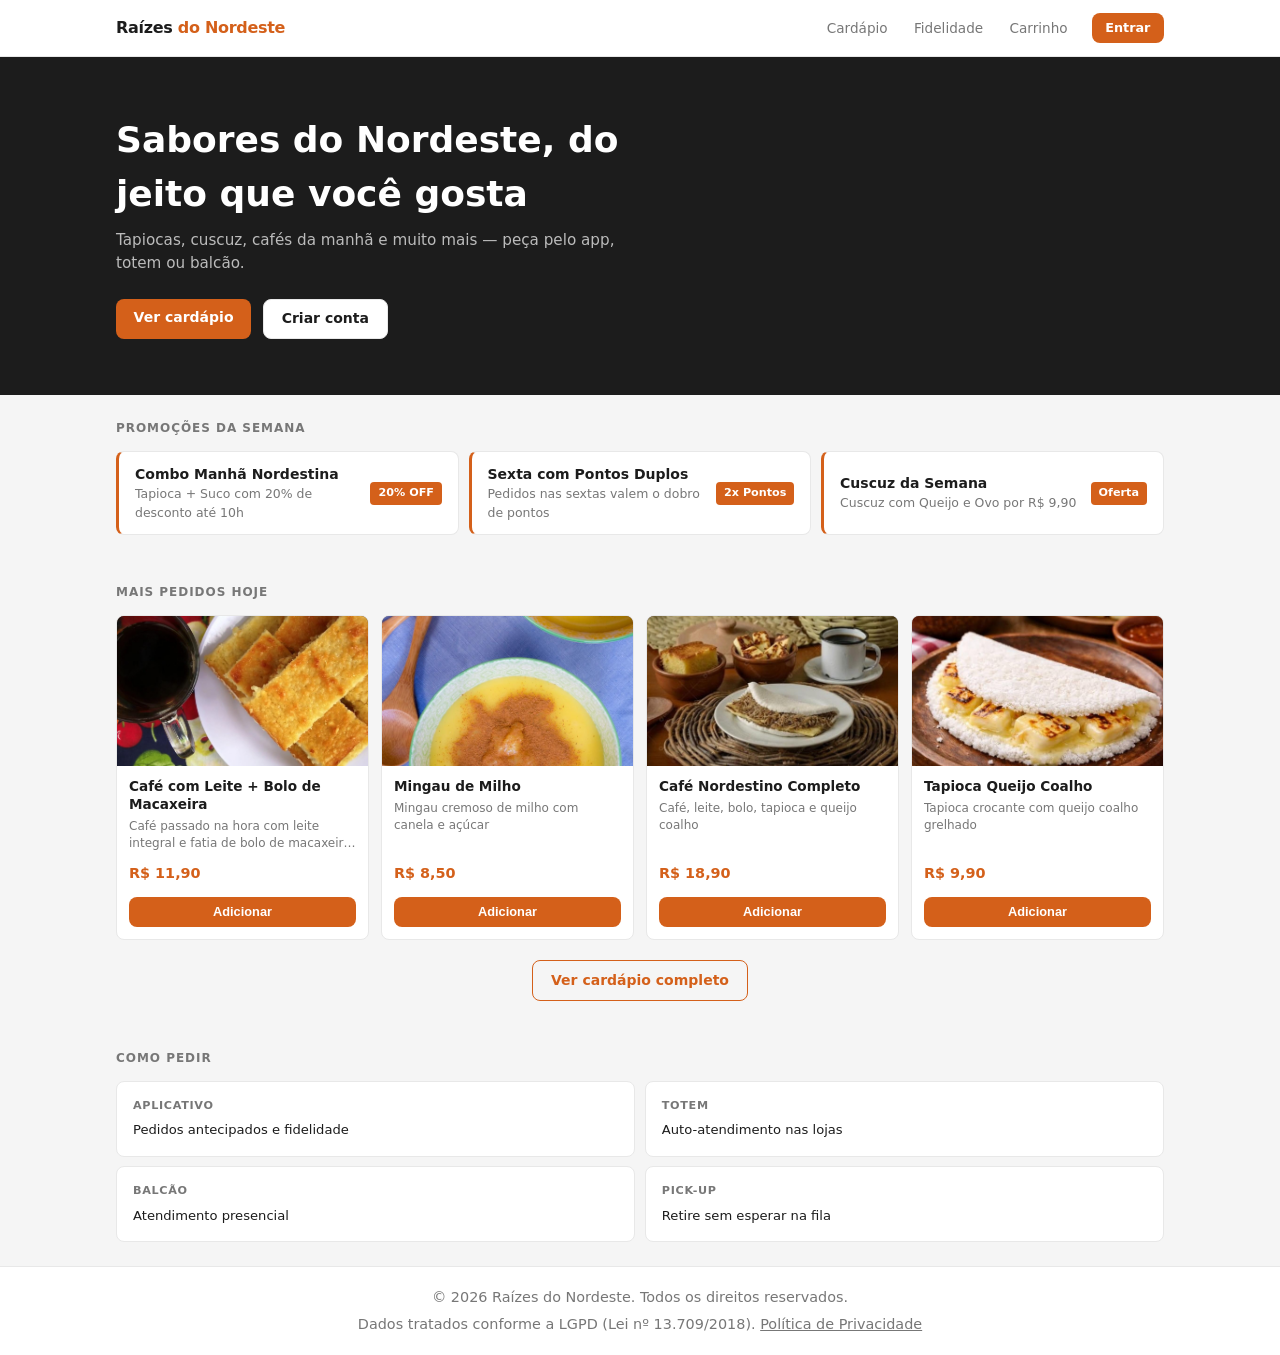
<file: index.html>
<!DOCTYPE html>
<html lang="pt-BR">
<head>
  <meta charset="UTF-8">
  <meta name="viewport" content="width=device-width, initial-scale=1.0">
  <title>Raízes do Nordeste</title>
  <link rel="stylesheet" href="css/style.css">
</head>
<body>

  <div id="hd"></div>

  <section class="hero">
    <div class="container">
      <div class="hero-inner">
        <h1>Sabores do Nordeste, do jeito que você gosta</h1>
        <p>Tapiocas, cuscuz, cafés da manhã e muito mais — peça pelo app, totem ou balcão.</p>
        <div class="hero-btns">
          <a href="menu.html" class="btn btn-primary">Ver cardápio</a>
          <a href="login.html" class="btn btn-secondary">Criar conta</a>
        </div>
      </div>
    </div>
  </section>

  <main>
    <div class="container">

      <section class="section">
        <p class="section-heading">Promoções da semana</p>
        <div class="promo-list" id="promos"></div>
      </section>

      <section class="section">
        <p class="section-heading">Mais pedidos hoje</p>
        <div class="product-grid" id="featured"></div>
        <div style="text-align:center;margin-top:1.25rem">
          <a href="menu.html" class="btn btn-outline">Ver cardápio completo</a>
        </div>
      </section>

      <section class="section">
        <p class="section-heading">Como pedir</p>
        <div style="display:grid;grid-template-columns:repeat(2,1fr);gap:0.6rem">
          <div style="background:#fff;border:1px solid var(--line);border-radius:8px;padding:1rem">
            <p style="font-size:0.7rem;font-weight:700;letter-spacing:.06em;text-transform:uppercase;color:var(--muted);margin-bottom:.35rem">Aplicativo</p>
            <p style="font-size:0.82rem">Pedidos antecipados e fidelidade</p>
          </div>
          <div style="background:#fff;border:1px solid var(--line);border-radius:8px;padding:1rem">
            <p style="font-size:0.7rem;font-weight:700;letter-spacing:.06em;text-transform:uppercase;color:var(--muted);margin-bottom:.35rem">Totem</p>
            <p style="font-size:0.82rem">Auto-atendimento nas lojas</p>
          </div>
          <div style="background:#fff;border:1px solid var(--line);border-radius:8px;padding:1rem">
            <p style="font-size:0.7rem;font-weight:700;letter-spacing:.06em;text-transform:uppercase;color:var(--muted);margin-bottom:.35rem">Balcão</p>
            <p style="font-size:0.82rem">Atendimento presencial</p>
          </div>
          <div style="background:#fff;border:1px solid var(--line);border-radius:8px;padding:1rem">
            <p style="font-size:0.7rem;font-weight:700;letter-spacing:.06em;text-transform:uppercase;color:var(--muted);margin-bottom:.35rem">Pick-up</p>
            <p style="font-size:0.82rem">Retire sem esperar na fila</p>
          </div>
        </div>
      </section>

    </div>
  </main>

  <div id="ft"></div>

  <script src="js/data.js"></script>
  <script src="js/app.js"></script>
  <script>
    document.getElementById('hd').innerHTML = mkHeader('home');
    document.getElementById('ft').innerHTML = mkFooter();

    promotions.forEach(p => {
      document.getElementById('promos').innerHTML += `
        <div class="promo-item">
          <div class="promo-text"><h3>${p.title}</h3><p>${p.desc}</p></div>
          <span class="promo-tag">${p.tag}</span>
        </div>`;
    });

    products.filter(p => p.units.includes(1)).slice(0, 4).forEach(p => {
      document.getElementById('featured').innerHTML += `
        <div class="product-card">
          <div class="thumb" style="background:${p.color}">
            <img src="${p.img}" alt="${p.name}" class="thumb-img" onerror="this.style.display='none'">
            <span class="thumb-label">${p.category}</span>
          </div>
          <div class="product-body">
            <p class="product-name">${p.name}</p>
            <p class="product-desc">${p.description}</p>
            ${p.seasonal ? '<span class="tag-seasonal">Sazonal</span>' : ''}
            <p class="product-price">${fmtPrice(p.price)}</p>
          </div>
          <button class="btn btn-primary btn-sm btn-add" onclick="addItem(${p.id})">Adicionar</button>
        </div>`;
    });
  </script>
</body>
</html>
</file>
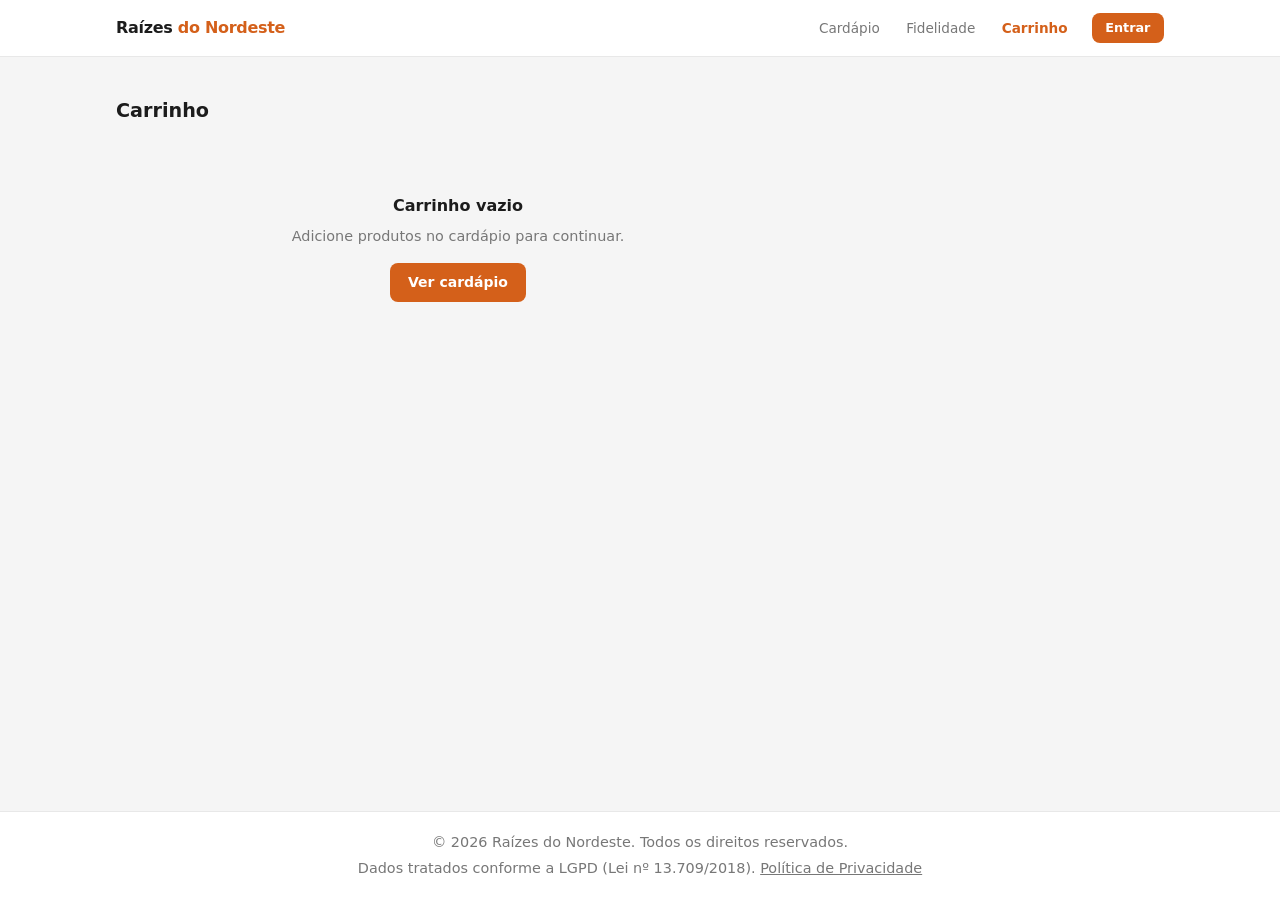
<file: cart.html>
<!DOCTYPE html>
<html lang="pt-BR">
<head>
  <meta charset="UTF-8">
  <meta name="viewport" content="width=device-width, initial-scale=1.0">
  <title>Carrinho — Raízes do Nordeste</title>
  <link rel="stylesheet" href="css/style.css">
</head>
<body>

  <div id="hd"></div>

  <main style="padding:1.25rem 0 3rem">
    <div class="container">

      <div class="page-title" style="margin-bottom:1rem"><h1>Carrinho</h1></div>

      <div class="cart-layout">

        <div>
          <div id="list"></div>
          <div id="empty" class="empty-state" style="display:none">
            <h3>Carrinho vazio</h3>
            <p>Adicione produtos no cardápio para continuar.</p>
            <a href="menu.html" class="btn btn-primary" style="margin-top:1rem">Ver cardápio</a>
          </div>
        </div>

        <div id="sum-col">
          <div class="order-box">
            <h3 style="margin-bottom:1rem">Resumo do pedido</h3>
            <div class="form-group">
              <label>Forma de retirada</label>
              <select id="delivery">
                <option value="pickup">Retirada no balcão</option>
                <option value="totem">Totem de auto-atendimento</option>
              </select>
            </div>
            <div id="rows"></div>
            <div class="order-row total" id="row-total"><span>Total</span><span>R$ 0,00</span></div>
            <div class="order-row pts"   id="row-pts"><span>Pontos a ganhar</span><span>0 pts</span></div>
            <button class="btn btn-primary btn-block" style="margin-top:1rem" onclick="checkout()">Finalizar pedido</button>
          </div>
        </div>

      </div>
    </div>
  </main>

  <div id="ft"></div>

  <script src="js/data.js"></script>
  <script src="js/app.js"></script>
  <script>
    document.getElementById('hd').innerHTML = mkHeader('cart');
    document.getElementById('ft').innerHTML = mkFooter();

    function draw() {
      const cart = getCart();
      const empty = document.getElementById('empty');
      const sumCol = document.getElementById('sum-col');

      if (!cart.length) {
        document.getElementById('list').innerHTML = '';
        empty.style.display = '';
        sumCol.style.display = 'none';
        return;
      }
      empty.style.display = 'none';
      sumCol.style.display = '';

      document.getElementById('list').innerHTML = cart.map(i => `
        <div class="cart-item">
          <div class="cart-thumb" style="background:${i.color || '#8D6E63'}">
            <img src="${i.img || ''}" alt="${i.name}" class="cart-thumb-img" onerror="this.style.display='none'">
          </div>
          <div class="cart-item-info">
            <p class="cart-item-name">${i.name}</p>
            <p class="cart-item-price">${fmtPrice(i.price)}</p>
          </div>
          <div class="qty-controls">
            <button class="qty-btn" onclick="chg(${i.id},-1)">−</button>
            <span class="qty-val">${i.qty}</span>
            <button class="qty-btn" onclick="chg(${i.id},+1)">+</button>
          </div>
        </div>`).join('');

      document.getElementById('rows').innerHTML = cart.map(i =>
        `<div class="order-row"><span>${i.name} x${i.qty}</span><span>${fmtPrice(i.price*i.qty)}</span></div>`
      ).join('');

      document.getElementById('row-total').innerHTML = `<span>Total</span><span>${fmtPrice(total())}</span>`;
      document.getElementById('row-pts').innerHTML   = `<span>Pontos a ganhar</span><span>${pts()} pts</span>`;
    }

    function chg(id, d) { setQty(id, d); draw(); }

    function checkout() {
      if (!loggedIn()) { toast('Faça login para finalizar o pedido'); setTimeout(() => location.href='login.html', 1000); return; }
      localStorage.setItem('rn_delivery', document.getElementById('delivery').value);
      location.href = 'payment.html';
    }

    draw();
  </script>
</body>
</html>
</file>
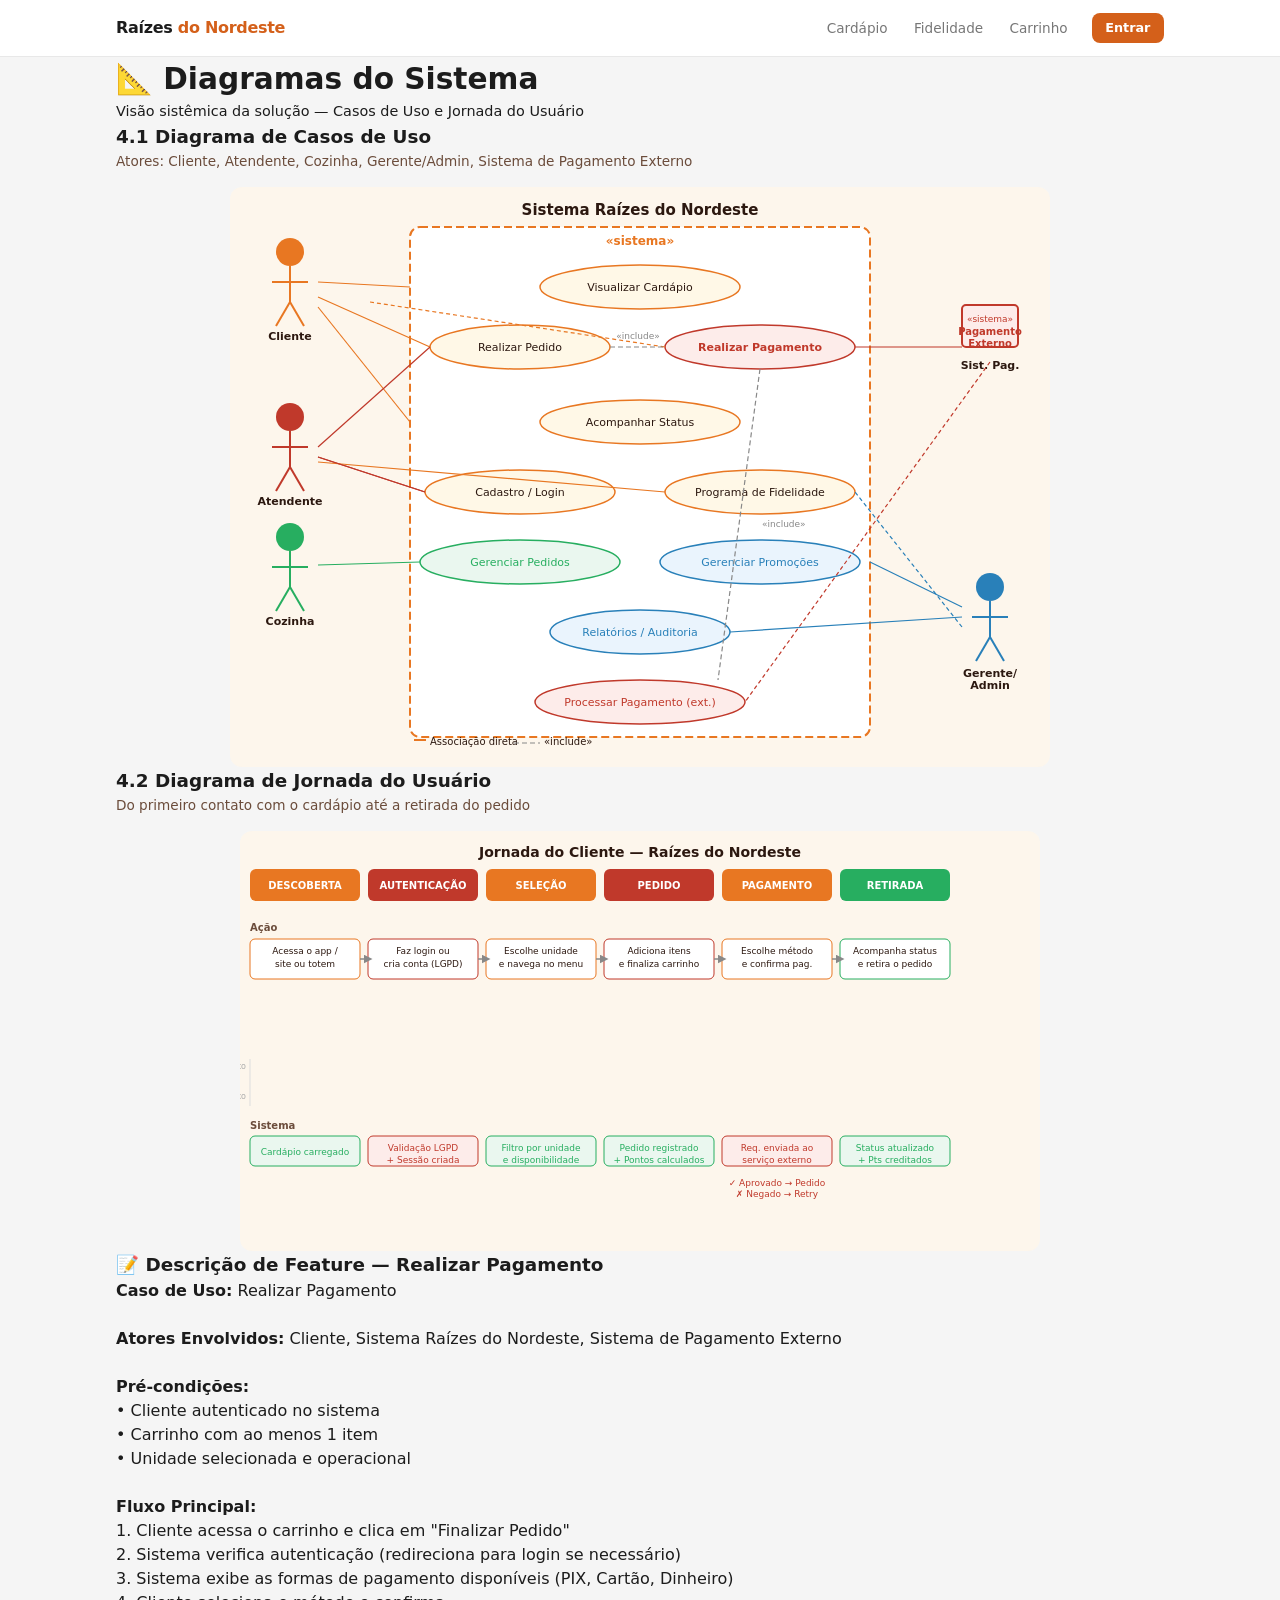
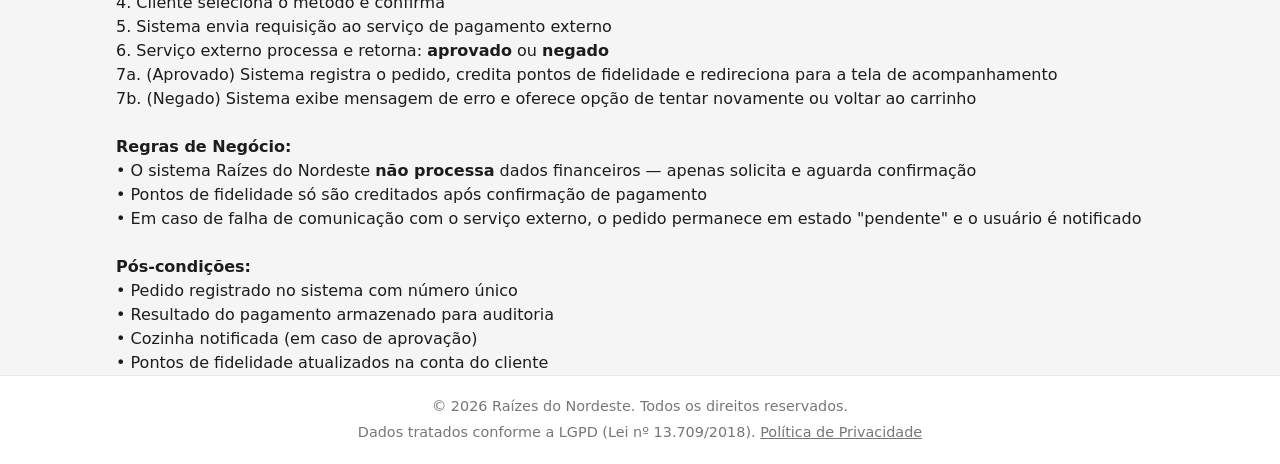
<file: diagrams.html>
<!DOCTYPE html>
<html lang="pt-BR">
<head>
  <meta charset="UTF-8">
  <meta name="viewport" content="width=device-width, initial-scale=1.0">
  <title>Diagramas — Raízes do Nordeste</title>
  <link rel="stylesheet" href="css/style.css">
  <style>
    svg text { font-family: 'Segoe UI', system-ui, sans-serif; }
    .diagram-section svg { display: block; margin: 0 auto; }
  </style>
</head>
<body>

  <div id="header-placeholder"></div>

  <main>
    <div class="container">

      <div class="page-header">
        <h1>📐 Diagramas do Sistema</h1>
        <p>Visão sistêmica da solução — Casos de Uso e Jornada do Usuário</p>
      </div>

      <!-- =============================================
           4.1 DIAGRAMA DE CASOS DE USO
           ============================================= -->
      <div class="diagram-section">
        <h2>4.1 Diagrama de Casos de Uso</h2>
        <p style="font-size:0.85rem;color:#6B4C3B;margin-bottom:1rem">
          Atores: Cliente, Atendente, Cozinha, Gerente/Admin, Sistema de Pagamento Externo
        </p>

        <svg viewBox="0 0 820 580" width="100%" style="max-width:820px">
          <!-- Fundo -->
          <rect width="820" height="580" fill="#FDF6EC" rx="12"/>

          <!-- Título -->
          <text x="410" y="28" text-anchor="middle" font-size="15" font-weight="bold" fill="#2C1810">Sistema Raízes do Nordeste</text>

          <!-- Fronteira do sistema -->
          <rect x="180" y="40" width="460" height="510" rx="10"
                fill="white" stroke="#E87722" stroke-width="2" stroke-dasharray="8,4"/>
          <text x="410" y="58" text-anchor="middle" font-size="12" fill="#E87722" font-weight="bold">«sistema»</text>

          <!-- ---- Casos de Uso (elipses) ---- -->
          <!-- UC1: Visualizar Cardápio -->
          <ellipse cx="410" cy="100" rx="100" ry="22" fill="#FFF8E7" stroke="#E87722" stroke-width="1.5"/>
          <text x="410" y="104" text-anchor="middle" font-size="11" fill="#2C1810">Visualizar Cardápio</text>

          <!-- UC2: Realizar Pedido -->
          <ellipse cx="290" cy="160" rx="90" ry="22" fill="#FFF8E7" stroke="#E87722" stroke-width="1.5"/>
          <text x="290" y="164" text-anchor="middle" font-size="11" fill="#2C1810">Realizar Pedido</text>

          <!-- UC3: Realizar Pagamento -->
          <ellipse cx="530" cy="160" rx="95" ry="22" fill="#FDECEA" stroke="#C0392B" stroke-width="1.5"/>
          <text x="530" y="164" text-anchor="middle" font-size="11" fill="#C0392B" font-weight="bold">Realizar Pagamento</text>

          <!-- UC4: Acompanhar Status -->
          <ellipse cx="410" cy="235" rx="100" ry="22" fill="#FFF8E7" stroke="#E87722" stroke-width="1.5"/>
          <text x="410" y="239" text-anchor="middle" font-size="11" fill="#2C1810">Acompanhar Status</text>

          <!-- UC5: Cadastro/Login -->
          <ellipse cx="290" cy="305" rx="95" ry="22" fill="#FFF8E7" stroke="#E87722" stroke-width="1.5"/>
          <text x="290" y="309" text-anchor="middle" font-size="11" fill="#2C1810">Cadastro / Login</text>

          <!-- UC6: Programa Fidelidade -->
          <ellipse cx="530" cy="305" rx="95" ry="22" fill="#FFF8E7" stroke="#E87722" stroke-width="1.5"/>
          <text x="530" y="309" text-anchor="middle" font-size="11" fill="#2C1810">Programa de Fidelidade</text>

          <!-- UC7: Gerenciar Pedidos (Cozinha) -->
          <ellipse cx="290" cy="375" rx="100" ry="22" fill="#EAF7EF" stroke="#27AE60" stroke-width="1.5"/>
          <text x="290" y="379" text-anchor="middle" font-size="11" fill="#27AE60">Gerenciar Pedidos</text>

          <!-- UC8: Promoções/Campanhas -->
          <ellipse cx="530" cy="375" rx="100" ry="22" fill="#EAF4FD" stroke="#2980B9" stroke-width="1.5"/>
          <text x="530" y="379" text-anchor="middle" font-size="11" fill="#2980B9">Gerenciar Promoções</text>

          <!-- UC9: Relatórios -->
          <ellipse cx="410" cy="445" rx="90" ry="22" fill="#EAF4FD" stroke="#2980B9" stroke-width="1.5"/>
          <text x="410" y="449" text-anchor="middle" font-size="11" fill="#2980B9">Relatórios / Auditoria</text>

          <!-- UC10: Processar Pagamento Externo -->
          <ellipse cx="410" cy="515" rx="105" ry="22" fill="#FDECEA" stroke="#C0392B" stroke-width="1.5"/>
          <text x="410" y="519" text-anchor="middle" font-size="11" fill="#C0392B">Processar Pagamento (ext.)</text>

          <!-- ---- Atores ---- -->
          <!-- Cliente -->
          <g transform="translate(60,95)">
            <circle cx="0" cy="-30" r="14" fill="#E87722"/>
            <line x1="0" y1="-16" x2="0" y2="20" stroke="#E87722" stroke-width="2"/>
            <line x1="-18" y1="0" x2="18" y2="0" stroke="#E87722" stroke-width="2"/>
            <line x1="0" y1="20" x2="-14" y2="44" stroke="#E87722" stroke-width="2"/>
            <line x1="0" y1="20" x2="14" y2="44" stroke="#E87722" stroke-width="2"/>
            <text x="0" y="58" text-anchor="middle" font-size="11" font-weight="bold" fill="#2C1810">Cliente</text>
          </g>

          <!-- Atendente -->
          <g transform="translate(60,260)">
            <circle cx="0" cy="-30" r="14" fill="#C0392B"/>
            <line x1="0" y1="-16" x2="0" y2="20" stroke="#C0392B" stroke-width="2"/>
            <line x1="-18" y1="0" x2="18" y2="0" stroke="#C0392B" stroke-width="2"/>
            <line x1="0" y1="20" x2="-14" y2="44" stroke="#C0392B" stroke-width="2"/>
            <line x1="0" y1="20" x2="14" y2="44" stroke="#C0392B" stroke-width="2"/>
            <text x="0" y="58" text-anchor="middle" font-size="11" font-weight="bold" fill="#2C1810">Atendente</text>
          </g>

          <!-- Cozinha -->
          <g transform="translate(60,380)">
            <circle cx="0" cy="-30" r="14" fill="#27AE60"/>
            <line x1="0" y1="-16" x2="0" y2="20" stroke="#27AE60" stroke-width="2"/>
            <line x1="-18" y1="0" x2="18" y2="0" stroke="#27AE60" stroke-width="2"/>
            <line x1="0" y1="20" x2="-14" y2="44" stroke="#27AE60" stroke-width="2"/>
            <line x1="0" y1="20" x2="14" y2="44" stroke="#27AE60" stroke-width="2"/>
            <text x="0" y="58" text-anchor="middle" font-size="11" font-weight="bold" fill="#2C1810">Cozinha</text>
          </g>

          <!-- Gerente -->
          <g transform="translate(760,430)">
            <circle cx="0" cy="-30" r="14" fill="#2980B9"/>
            <line x1="0" y1="-16" x2="0" y2="20" stroke="#2980B9" stroke-width="2"/>
            <line x1="-18" y1="0" x2="18" y2="0" stroke="#2980B9" stroke-width="2"/>
            <line x1="0" y1="20" x2="-14" y2="44" stroke="#2980B9" stroke-width="2"/>
            <line x1="0" y1="20" x2="14" y2="44" stroke="#2980B9" stroke-width="2"/>
            <text x="0" y="60" text-anchor="middle" font-size="11" font-weight="bold" fill="#2C1810">Gerente/</text>
            <text x="0" y="72" text-anchor="middle" font-size="11" font-weight="bold" fill="#2C1810">Admin</text>
          </g>

          <!-- Sist. Pagamento -->
          <g transform="translate(760,160)">
            <rect x="-28" y="-42" width="56" height="42" rx="4" fill="#FDECEA" stroke="#C0392B" stroke-width="2"/>
            <text x="0" y="-25" text-anchor="middle" font-size="9" fill="#C0392B">«sistema»</text>
            <text x="0" y="-12" text-anchor="middle" font-size="10" font-weight="bold" fill="#C0392B">Pagamento</text>
            <text x="0" y="0"  text-anchor="middle" font-size="10" font-weight="bold" fill="#C0392B">Externo</text>
            <text x="0" y="22" text-anchor="middle" font-size="11" font-weight="bold" fill="#2C1810">Sist. Pag.</text>
          </g>

          <!-- ---- Associações (linhas) ---- -->
          <!-- Cliente → UCs -->
          <line x1="88" y1="95"  x2="180" y2="100" stroke="#E87722" stroke-width="1.2"/>
          <line x1="88" y1="110" x2="200" y2="160" stroke="#E87722" stroke-width="1.2"/>
          <line x1="88" y1="120" x2="180" y2="235" stroke="#E87722" stroke-width="1.2"/>
          <line x1="88" y1="270" x2="195" y2="305" stroke="#C0392B" stroke-width="1.2"/>
          <line x1="88" y1="275" x2="435" y2="305" stroke="#E87722" stroke-width="1.2"/>
          <line x1="140" y1="115" x2="435" y2="160" stroke="#E87722" stroke-width="1.2" stroke-dasharray="4,3"/>

          <!-- Atendente → UCs -->
          <line x1="88" y1="260" x2="200" y2="160" stroke="#C0392B" stroke-width="1.2"/>
          <line x1="88" y1="270" x2="195" y2="305" stroke="#C0392B" stroke-width="1.2"/>

          <!-- Cozinha → UC Gerenciar Pedidos -->
          <line x1="88" y1="378" x2="190" y2="375" stroke="#27AE60" stroke-width="1.2"/>

          <!-- Gerente → UCs -->
          <line x1="732" y1="420" x2="640" y2="375" stroke="#2980B9" stroke-width="1.2"/>
          <line x1="732" y1="430" x2="500" y2="445" stroke="#2980B9" stroke-width="1.2"/>
          <line x1="732" y1="440" x2="625" y2="305" stroke="#2980B9" stroke-width="1.2" stroke-dasharray="4,3"/>

          <!-- Sist. Pag. → UC Processar -->
          <line x1="732" y1="160" x2="625" y2="160" stroke="#C0392B" stroke-width="1.2"/>
          <line x1="760" y1="175" x2="515" y2="515" stroke="#C0392B" stroke-width="1.2" stroke-dasharray="4,3"/>

          <!-- «include» Realizar Pedido → Realizar Pagamento -->
          <line x1="380" y1="160" x2="435" y2="160" stroke="#888" stroke-width="1.2" stroke-dasharray="5,3"/>
          <text x="408" y="152" font-size="9" fill="#888" text-anchor="middle">«include»</text>

          <!-- «include» Realizar Pagamento → Processar ext. -->
          <line x1="530" y1="182" x2="488" y2="493" stroke="#888" stroke-width="1.2" stroke-dasharray="5,3"/>
          <text x="532" y="340" font-size="9" fill="#888">«include»</text>

          <!-- Legenda -->
          <rect x="184" y="552" width="12" height="2" fill="#E87722"/>
          <text x="200" y="558" font-size="10" fill="#2C1810">Associação direta</text>
          <line x1="284" y1="556" x2="310" y2="556" stroke="#888" stroke-width="1.2" stroke-dasharray="5,3"/>
          <text x="314" y="558" font-size="10" fill="#2C1810">«include»</text>
        </svg>
      </div>

      <!-- =============================================
           4.2 DIAGRAMA DE JORNADA DO USUÁRIO
           ============================================= -->
      <div class="diagram-section">
        <h2>4.2 Diagrama de Jornada do Usuário</h2>
        <p style="font-size:0.85rem;color:#6B4C3B;margin-bottom:1rem">
          Do primeiro contato com o cardápio até a retirada do pedido
        </p>

        <svg viewBox="0 0 800 420" width="100%" style="max-width:800px">
          <rect width="800" height="420" fill="#FDF6EC" rx="12"/>
          <text x="400" y="26" text-anchor="middle" font-size="14" font-weight="bold" fill="#2C1810">Jornada do Cliente — Raízes do Nordeste</text>

          <!-- Fases (cabeçalho) -->
          <rect x="10"  y="38" width="110" height="32" rx="6" fill="#E87722"/><text x="65"  y="58" text-anchor="middle" font-size="10" fill="white" font-weight="bold">DESCOBERTA</text>
          <rect x="128" y="38" width="110" height="32" rx="6" fill="#C0392B"/><text x="183" y="58" text-anchor="middle" font-size="10" fill="white" font-weight="bold">AUTENTICAÇÃO</text>
          <rect x="246" y="38" width="110" height="32" rx="6" fill="#E87722"/><text x="301" y="58" text-anchor="middle" font-size="10" fill="white" font-weight="bold">SELEÇÃO</text>
          <rect x="364" y="38" width="110" height="32" rx="6" fill="#C0392B"/><text x="419" y="58" text-anchor="middle" font-size="10" fill="white" font-weight="bold">PEDIDO</text>
          <rect x="482" y="38" width="110" height="32" rx="6" fill="#E87722"/><text x="537" y="58" text-anchor="middle" font-size="10" fill="white" font-weight="bold">PAGAMENTO</text>
          <rect x="600" y="38" width="110" height="32" rx="6" fill="#27AE60"/><text x="655" y="58" text-anchor="middle" font-size="10" fill="white" font-weight="bold">RETIRADA</text>

          <!-- Ações do usuário -->
          <text x="10" y="100" font-size="10" font-weight="bold" fill="#6B4C3B">Ação</text>
          <rect x="10"  y="108" width="110" height="40" rx="5" fill="white" stroke="#E87722" stroke-width="1"/>
          <text x="65"  y="123" text-anchor="middle" font-size="9" fill="#2C1810">Acessa o app /</text>
          <text x="65"  y="136" text-anchor="middle" font-size="9" fill="#2C1810">site ou totem</text>

          <rect x="128" y="108" width="110" height="40" rx="5" fill="white" stroke="#C0392B" stroke-width="1"/>
          <text x="183" y="123" text-anchor="middle" font-size="9" fill="#2C1810">Faz login ou</text>
          <text x="183" y="136" text-anchor="middle" font-size="9" fill="#2C1810">cria conta (LGPD)</text>

          <rect x="246" y="108" width="110" height="40" rx="5" fill="white" stroke="#E87722" stroke-width="1"/>
          <text x="301" y="123" text-anchor="middle" font-size="9" fill="#2C1810">Escolhe unidade</text>
          <text x="301" y="136" text-anchor="middle" font-size="9" fill="#2C1810">e navega no menu</text>

          <rect x="364" y="108" width="110" height="40" rx="5" fill="white" stroke="#C0392B" stroke-width="1"/>
          <text x="419" y="123" text-anchor="middle" font-size="9" fill="#2C1810">Adiciona itens</text>
          <text x="419" y="136" text-anchor="middle" font-size="9" fill="#2C1810">e finaliza carrinho</text>

          <rect x="482" y="108" width="110" height="40" rx="5" fill="white" stroke="#E87722" stroke-width="1"/>
          <text x="537" y="123" text-anchor="middle" font-size="9" fill="#2C1810">Escolhe método</text>
          <text x="537" y="136" text-anchor="middle" font-size="9" fill="#2C1810">e confirma pag.</text>

          <rect x="600" y="108" width="110" height="40" rx="5" fill="white" stroke="#27AE60" stroke-width="1"/>
          <text x="655" y="123" text-anchor="middle" font-size="9" fill="#2C1810">Acompanha status</text>
          <text x="655" y="136" text-anchor="middle" font-size="9" fill="#2C1810">e retira o pedido</text>

          <!-- Setas entre ações -->
          <line x1="120" y1="128" x2="128" y2="128" stroke="#888" stroke-width="1.5" marker-end="url(#arr)"/>
          <line x1="238" y1="128" x2="246" y2="128" stroke="#888" stroke-width="1.5" marker-end="url(#arr)"/>
          <line x1="356" y1="128" x2="364" y2="128" stroke="#888" stroke-width="1.5" marker-end="url(#arr)"/>
          <line x1="474" y1="128" x2="482" y2="128" stroke="#888" stroke-width="1.5" marker-end="url(#arr)"/>
          <line x1="592" y1="128" x2="600" y2="128" stroke="#888" stroke-width="1.5" marker-end="url(#arr)"/>
          <defs>
            <marker id="arr" markerWidth="6" markerHeight="6" refX="3" refY="3" orient="auto">
              <path d="M0,0 L0,6 L6,3 z" fill="#888"/>
            </marker>
          </defs>

          <!-- Eixo Y referência -->
          <line x1="10" y1="228" x2="10" y2="275" stroke="#ddd" stroke-width="1"/>
          <text x="6" y="238" font-size="8" fill="#aaa" text-anchor="end">Alto</text>
          <text x="6" y="268" font-size="8" fill="#aaa" text-anchor="end">Baixo</text>

          <!-- Estado do sistema -->
          <text x="10" y="298" font-size="10" font-weight="bold" fill="#6B4C3B">Sistema</text>
          <rect x="10"  y="305" width="110" height="30" rx="5" fill="#EAF7EF" stroke="#27AE60" stroke-width="1"/>
          <text x="65"  y="324" text-anchor="middle" font-size="9" fill="#27AE60">Cardápio carregado</text>

          <rect x="128" y="305" width="110" height="30" rx="5" fill="#FDECEA" stroke="#C0392B" stroke-width="1"/>
          <text x="183" y="320" text-anchor="middle" font-size="9" fill="#C0392B">Validação LGPD</text>
          <text x="183" y="332" text-anchor="middle" font-size="9" fill="#C0392B">+ Sessão criada</text>

          <rect x="246" y="305" width="110" height="30" rx="5" fill="#EAF7EF" stroke="#27AE60" stroke-width="1"/>
          <text x="301" y="320" text-anchor="middle" font-size="9" fill="#27AE60">Filtro por unidade</text>
          <text x="301" y="332" text-anchor="middle" font-size="9" fill="#27AE60">e disponibilidade</text>

          <rect x="364" y="305" width="110" height="30" rx="5" fill="#EAF7EF" stroke="#27AE60" stroke-width="1"/>
          <text x="419" y="320" text-anchor="middle" font-size="9" fill="#27AE60">Pedido registrado</text>
          <text x="419" y="332" text-anchor="middle" font-size="9" fill="#27AE60">+ Pontos calculados</text>

          <rect x="482" y="305" width="110" height="30" rx="5" fill="#FDECEA" stroke="#C0392B" stroke-width="1"/>
          <text x="537" y="320" text-anchor="middle" font-size="9" fill="#C0392B">Req. enviada ao</text>
          <text x="537" y="332" text-anchor="middle" font-size="9" fill="#C0392B">serviço externo</text>

          <rect x="600" y="305" width="110" height="30" rx="5" fill="#EAF7EF" stroke="#27AE60" stroke-width="1"/>
          <text x="655" y="320" text-anchor="middle" font-size="9" fill="#27AE60">Status atualizado</text>
          <text x="655" y="332" text-anchor="middle" font-size="9" fill="#27AE60">+ Pts creditados</text>

          <!-- Decisão de pagamento -->
          <text x="537" y="355" text-anchor="middle" font-size="9" fill="#C0392B">✓ Aprovado → Pedido</text>
          <text x="537" y="366" text-anchor="middle" font-size="9" fill="#C0392B">✗ Negado → Retry</text>
        </svg>
      </div>

      <!-- =============================================
           DESCRIÇÃO DE FEATURE: REALIZAR PAGAMENTO
           ============================================= -->
      <div class="diagram-section">
        <h2>📝 Descrição de Feature — Realizar Pagamento</h2>

        <div class="feature-desc">
          <strong>Caso de Uso:</strong> Realizar Pagamento<br><br>

          <strong>Atores Envolvidos:</strong> Cliente, Sistema Raízes do Nordeste, Sistema de Pagamento Externo<br><br>

          <strong>Pré-condições:</strong><br>
          • Cliente autenticado no sistema<br>
          • Carrinho com ao menos 1 item<br>
          • Unidade selecionada e operacional<br><br>

          <strong>Fluxo Principal:</strong><br>
          1. Cliente acessa o carrinho e clica em "Finalizar Pedido"<br>
          2. Sistema verifica autenticação (redireciona para login se necessário)<br>
          3. Sistema exibe as formas de pagamento disponíveis (PIX, Cartão, Dinheiro)<br>
          4. Cliente seleciona o método e confirma<br>
          5. Sistema envia requisição ao serviço de pagamento externo<br>
          6. Serviço externo processa e retorna: <strong>aprovado</strong> ou <strong>negado</strong><br>
          7a. (Aprovado) Sistema registra o pedido, credita pontos de fidelidade e redireciona para a tela de acompanhamento<br>
          7b. (Negado) Sistema exibe mensagem de erro e oferece opção de tentar novamente ou voltar ao carrinho<br><br>

          <strong>Regras de Negócio:</strong><br>
          • O sistema Raízes do Nordeste <strong>não processa</strong> dados financeiros — apenas solicita e aguarda confirmação<br>
          • Pontos de fidelidade só são creditados após confirmação de pagamento<br>
          • Em caso de falha de comunicação com o serviço externo, o pedido permanece em estado "pendente" e o usuário é notificado<br><br>

          <strong>Pós-condições:</strong><br>
          • Pedido registrado no sistema com número único<br>
          • Resultado do pagamento armazenado para auditoria<br>
          • Cozinha notificada (em caso de aprovação)<br>
          • Pontos de fidelidade atualizados na conta do cliente
        </div>
      </div>

    </div>
  </main>

  <div id="footer-placeholder"></div>

  <script src="js/data.js"></script>
  <script src="js/app.js"></script>
  <script>
    document.getElementById('header-placeholder').innerHTML = mkHeader('');
    document.getElementById('footer-placeholder').innerHTML = mkFooter();
  </script>
</body>
</html>
</file>
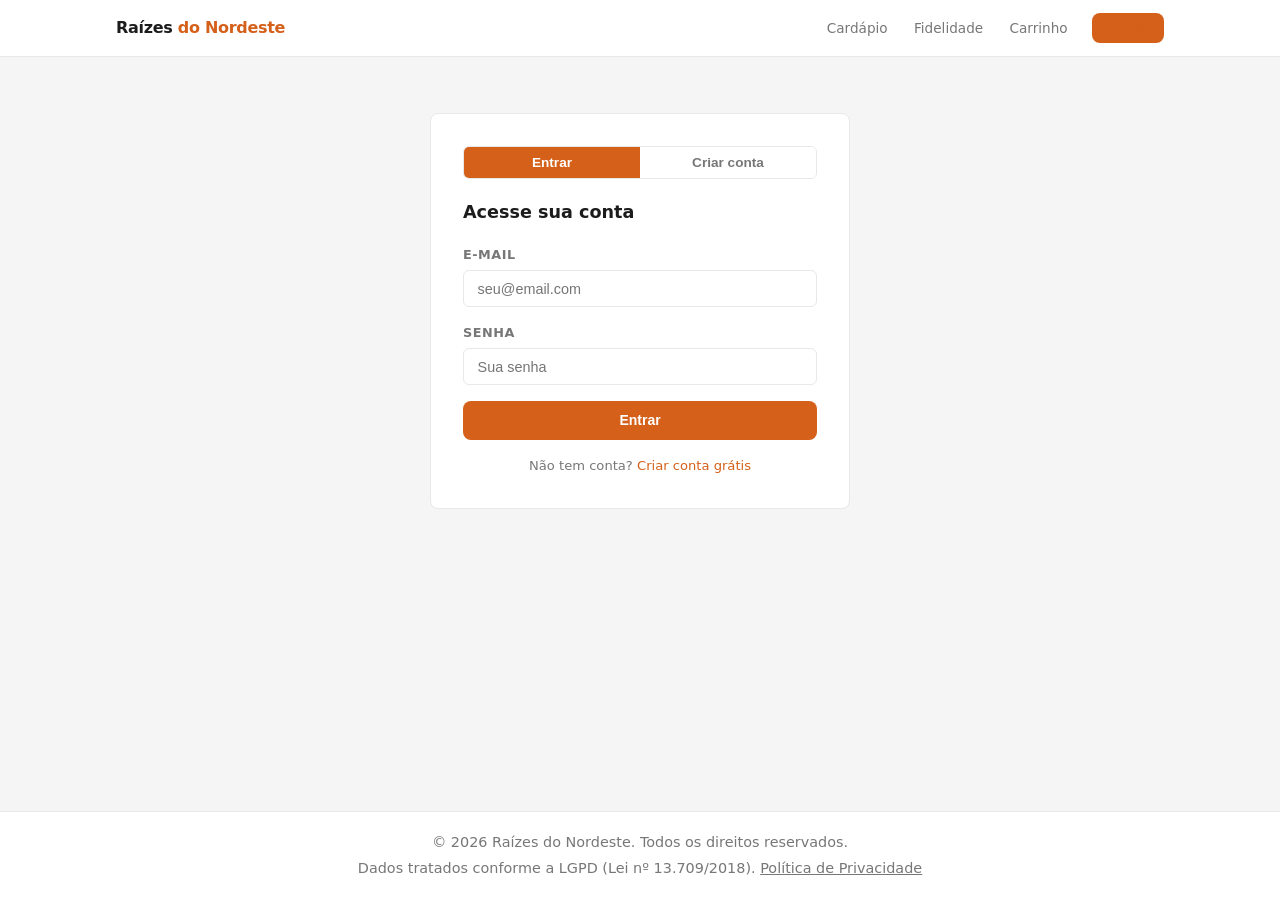
<file: login.html>
<!DOCTYPE html>
<html lang="pt-BR">
<head>
  <meta charset="UTF-8">
  <meta name="viewport" content="width=device-width, initial-scale=1.0">
  <title>Entrar — Raízes do Nordeste</title>
  <link rel="stylesheet" href="css/style.css">
</head>
<body>

  <div id="header-ph"></div>

  <main style="padding:1.5rem 0 3rem">
    <div class="container">
      <div class="form-wrap">

        <div class="tab-switch">
          <button id="tab-login" class="active" onclick="showTab('login')">Entrar</button>
          <button id="tab-reg"   onclick="showTab('register')">Criar conta</button>
        </div>

        <div id="msg-area"></div>

        <!-- LOGIN -->
        <form id="form-login" onsubmit="doLogin(event)">
          <h2 class="form-title">Acesse sua conta</h2>

          <div class="form-group">
            <label>E-mail</label>
            <input type="email" id="l-email" placeholder="seu@email.com" required>
          </div>
          <div class="form-group">
            <label>Senha</label>
            <input type="password" id="l-pass" placeholder="Sua senha" required>
          </div>

          <button type="submit" class="btn btn-primary btn-block">Entrar</button>

          <p style="text-align:center;margin-top:1rem;font-size:0.82rem;color:var(--muted)">
            Não tem conta? <a href="#" onclick="showTab('register')" style="color:var(--pri)">Criar conta grátis</a>
          </p>
        </form>

        <!-- CADASTRO -->
        <form id="form-reg" onsubmit="doRegister(event)" style="display:none">
          <h2 class="form-title">Criar conta</h2>

          <div class="form-group">
            <label>Nome completo</label>
            <input type="text" id="r-name" placeholder="João da Silva" required>
          </div>
          <div class="form-group">
            <label>E-mail</label>
            <input type="email" id="r-email" placeholder="seu@email.com" required>
          </div>
          <div class="form-group">
            <label>CPF</label>
            <input type="text" id="r-cpf" placeholder="000.000.000-00" maxlength="14" oninput="maskCPF(this)">
          </div>
          <div class="form-group">
            <label>Senha</label>
            <input type="password" id="r-pass" placeholder="Mínimo 6 caracteres" required minlength="6">
          </div>

          <!-- LGPD -->
          <div class="lgpd-notice" id="lgpd">
            <strong>Privacidade e LGPD (Lei nº 13.709/2018)</strong><br><br>
            Para criar sua conta coletamos: <strong>nome, e-mail e CPF</strong>.<br>
            Esses dados são utilizados para autenticação, gestão de fidelidade e, com seu consentimento,
            envio de promoções. Você pode solicitar a exclusão a qualquer momento em Minha Conta.
            Nenhum dado é vendido a terceiros.
          </div>

          <div class="form-group">
            <label class="check-label">
              <input type="checkbox" id="consent-lgpd" required>
              Concordo com a coleta dos meus dados conforme descrito acima (obrigatório)
            </label>
          </div>
          <div class="form-group">
            <label class="check-label">
              <input type="checkbox" id="consent-promo">
              Desejo receber promoções por e-mail (opcional)
            </label>
          </div>

          <button type="submit" class="btn btn-primary btn-block">Criar conta</button>

          <p style="text-align:center;margin-top:1rem;font-size:0.82rem;color:var(--muted)">
            Já tem conta? <a href="#" onclick="showTab('login')" style="color:var(--pri)">Entrar</a>
          </p>
        </form>

      </div>
    </div>
  </main>

  <div id="footer-ph"></div>

  <script src="js/data.js"></script>
  <script src="js/app.js"></script>
  <script>
    document.getElementById('header-ph').innerHTML = mkHeader('login');
    document.getElementById('footer-ph').innerHTML  = mkFooter();

    function showTab(t) {
      const isLogin = t === 'login';
      document.getElementById('form-login').style.display = isLogin ? '' : 'none';
      document.getElementById('form-reg').style.display   = isLogin ? 'none' : '';
      document.getElementById('tab-login').classList.toggle('active', isLogin);
      document.getElementById('tab-reg').classList.toggle('active', !isLogin);
      document.getElementById('msg-area').innerHTML = '';
    }

    function msg(text, type = 'error') {
      document.getElementById('msg-area').innerHTML = `<div class="alert alert-${type}">${text}</div>`;
    }

    function doLogin(e) {
      e.preventDefault();
      const email = document.getElementById('l-email').value;
      const pass  = document.getElementById('l-pass').value;
      if (pass.length < 6) { msg('Senha deve ter ao menos 6 caracteres.'); return; }
      login(getUser().name, email);
      msg('Login realizado. Redirecionando...', 'success');
      setTimeout(() => { window.location.href = 'index.html'; }, 1100);
    }

    function doRegister(e) {
      e.preventDefault();
      if (!document.getElementById('consent-lgpd').checked) {
        msg('Para criar a conta é necessário aceitar os termos de privacidade.');
        return;
      }
      const name  = document.getElementById('r-name').value;
      const email = document.getElementById('r-email').value;
      login(name, email);
      msg('Conta criada com sucesso. Bem-vindo, ' + name.split(' ')[0] + '!', 'success');
      setTimeout(() => { window.location.href = 'index.html'; }, 1200);
    }

    function maskCPF(el) {
      let v = el.value.replace(/\D/g, '');
      v = v.replace(/(\d{3})(\d)/,   '$1.$2');
      v = v.replace(/(\d{3})(\d)/,   '$1.$2');
      v = v.replace(/(\d{3})(\d{1,2})$/, '$1-$2');
      el.value = v;
    }

    if (loggedIn()) {
      msg('Você já está conectado. <a href="index.html" style="color:var(--pri)">Ir para o início</a>', 'info');
    }
  </script>
</body>
</html>
</file>
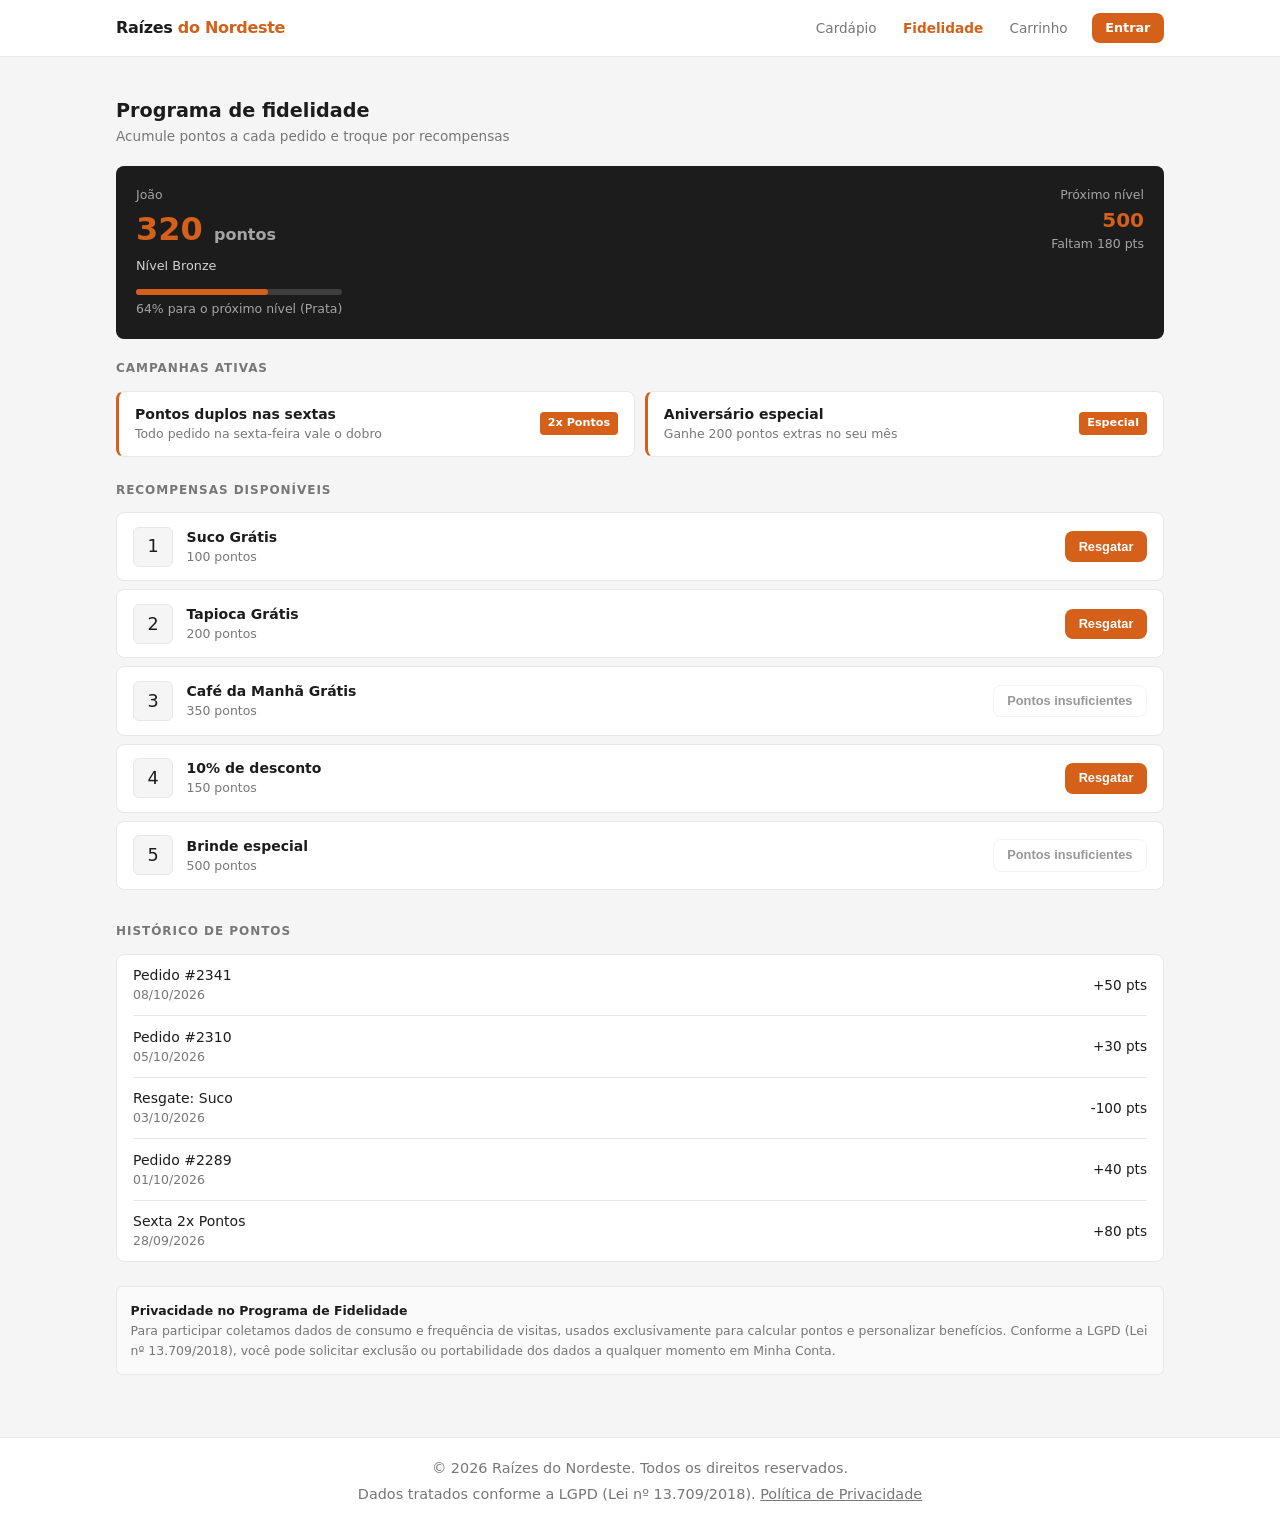
<file: loyalty.html>
<!DOCTYPE html>
<html lang="pt-BR">
<head>
  <meta charset="UTF-8">
  <meta name="viewport" content="width=device-width, initial-scale=1.0">
  <title>Fidelidade — Raízes do Nordeste</title>
  <link rel="stylesheet" href="css/style.css">
</head>
<body>

  <div id="header-ph"></div>

  <main style="padding:1.25rem 0 3rem">
    <div class="container">

      <div class="page-title" style="margin-bottom:1rem">
        <h1>Programa de fidelidade</h1>
        <p>Acumule pontos a cada pedido e troque por recompensas</p>
      </div>

      <!-- Card de pontos -->
      <div class="loyalty-header" id="loyalty-card"></div>

      <!-- Campanhas -->
      <section class="section" style="padding-top:0">
        <p class="section-heading">Campanhas ativas</p>
        <div class="promo-list" id="promo-list"></div>
      </section>

      <!-- Recompensas -->
      <section class="section" style="padding-top:0">
        <p class="section-heading">Recompensas disponíveis</p>
        <div id="rewards-list"></div>
      </section>

      <!-- Histórico -->
      <section class="section" style="padding-top:0">
        <p class="section-heading">Histórico de pontos</p>
        <div style="background:#fff;border:1px solid var(--line);border-radius:8px;padding:0 1rem" id="history-list"></div>
      </section>

      <!-- Aviso LGPD -->
      <div class="lgpd-notice">
        <strong>Privacidade no Programa de Fidelidade</strong><br>
        Para participar coletamos dados de consumo e frequência de visitas, usados exclusivamente
        para calcular pontos e personalizar benefícios. Conforme a LGPD (Lei nº 13.709/2018),
        você pode solicitar exclusão ou portabilidade dos dados a qualquer momento em Minha Conta.
      </div>

    </div>
  </main>

  <div id="footer-ph"></div>

  <script src="js/data.js"></script>
  <script src="js/app.js"></script>
  <script>
    document.getElementById('header-ph').innerHTML = mkHeader('loyalty');
    document.getElementById('footer-ph').innerHTML  = mkFooter();

    const user = getUser();
    const pct  = Math.min(100, Math.round((user.points / user.nextLevel) * 100));

    // Card de pontos
    document.getElementById('loyalty-card').innerHTML = `
      <div>
        <p class="pts-label">${user.name.split(' ')[0]}</p>
        <p class="pts-big">${user.points} <span style="font-size:1rem;font-weight:600;color:rgba(255,255,255,0.6)">pontos</span></p>
        <p class="pts-level">Nível ${user.level}</p>
        <div class="progress-bar" style="margin-top:0.85rem">
          <div class="progress-fill" style="width:${pct}%"></div>
        </div>
        <p class="pts-label">${pct}% para o próximo nível (Prata)</p>
      </div>
      <div style="text-align:right">
        <p class="pts-label">Próximo nível</p>
        <p style="font-size:1.25rem;font-weight:700;color:var(--pri)">${user.nextLevel}</p>
        <p class="pts-label">Faltam ${user.nextLevel - user.points} pts</p>
      </div>
    `;

    // Campanhas
    const promoList = document.getElementById('promo-list');
    const loyaltyPromos = [
      { title:'Pontos duplos nas sextas', desc:'Todo pedido na sexta-feira vale o dobro', tag:'2x Pontos' },
      { title:'Aniversário especial',      desc:'Ganhe 200 pontos extras no seu mês',       tag:'Especial' },
    ];
    loyaltyPromos.forEach(p => {
      promoList.innerHTML += `
        <div class="promo-item">
          <div class="promo-text"><h3>${p.title}</h3><p>${p.desc}</p></div>
          <span class="promo-tag">${p.tag}</span>
        </div>
      `;
    });

    // Recompensas
    const rewardsList = document.getElementById('rewards-list');
    rewards.forEach(r => {
      const canRedeem = user.points >= r.cost;
      rewardsList.innerHTML += `
        <div class="reward-item">
          <div class="reward-thumb">${r.id}</div>
          <div style="flex:1">
            <p class="reward-name">${r.name}</p>
            <p class="reward-cost">${r.cost} pontos</p>
          </div>
          <button class="btn btn-sm ${canRedeem ? 'btn-primary' : 'btn-secondary'}"
            ${!canRedeem ? 'disabled' : `onclick="redeem(${r.id},${r.cost},'${r.name}')"`}>
            ${canRedeem ? 'Resgatar' : 'Pontos insuficientes'}
          </button>
        </div>
      `;
    });

    // Histórico
    const histList = document.getElementById('history-list');
    pointsHistory.forEach(h => {
      histList.innerHTML += `
        <div class="history-row">
          <div>
            <p style="font-size:0.875rem;font-weight:500">${h.desc}</p>
            <p class="history-desc">${h.date}</p>
          </div>
          <span class="${h.points > 0 ? 'pts-positive' : 'pts-negative'}">
            ${h.points > 0 ? '+' : ''}${h.points} pts
          </span>
        </div>
      `;
    });

    function redeem(id, cost, name) {
      const u = getUser();
      if (u.points < cost) { toast('Pontos insuficientes'); return; }
      u.points -= cost;
      saveUser(u);
      toast(name + ' resgatado com sucesso');
      setTimeout(() => location.reload(), 1300);
    }
  </script>
</body>
</html>
</file>
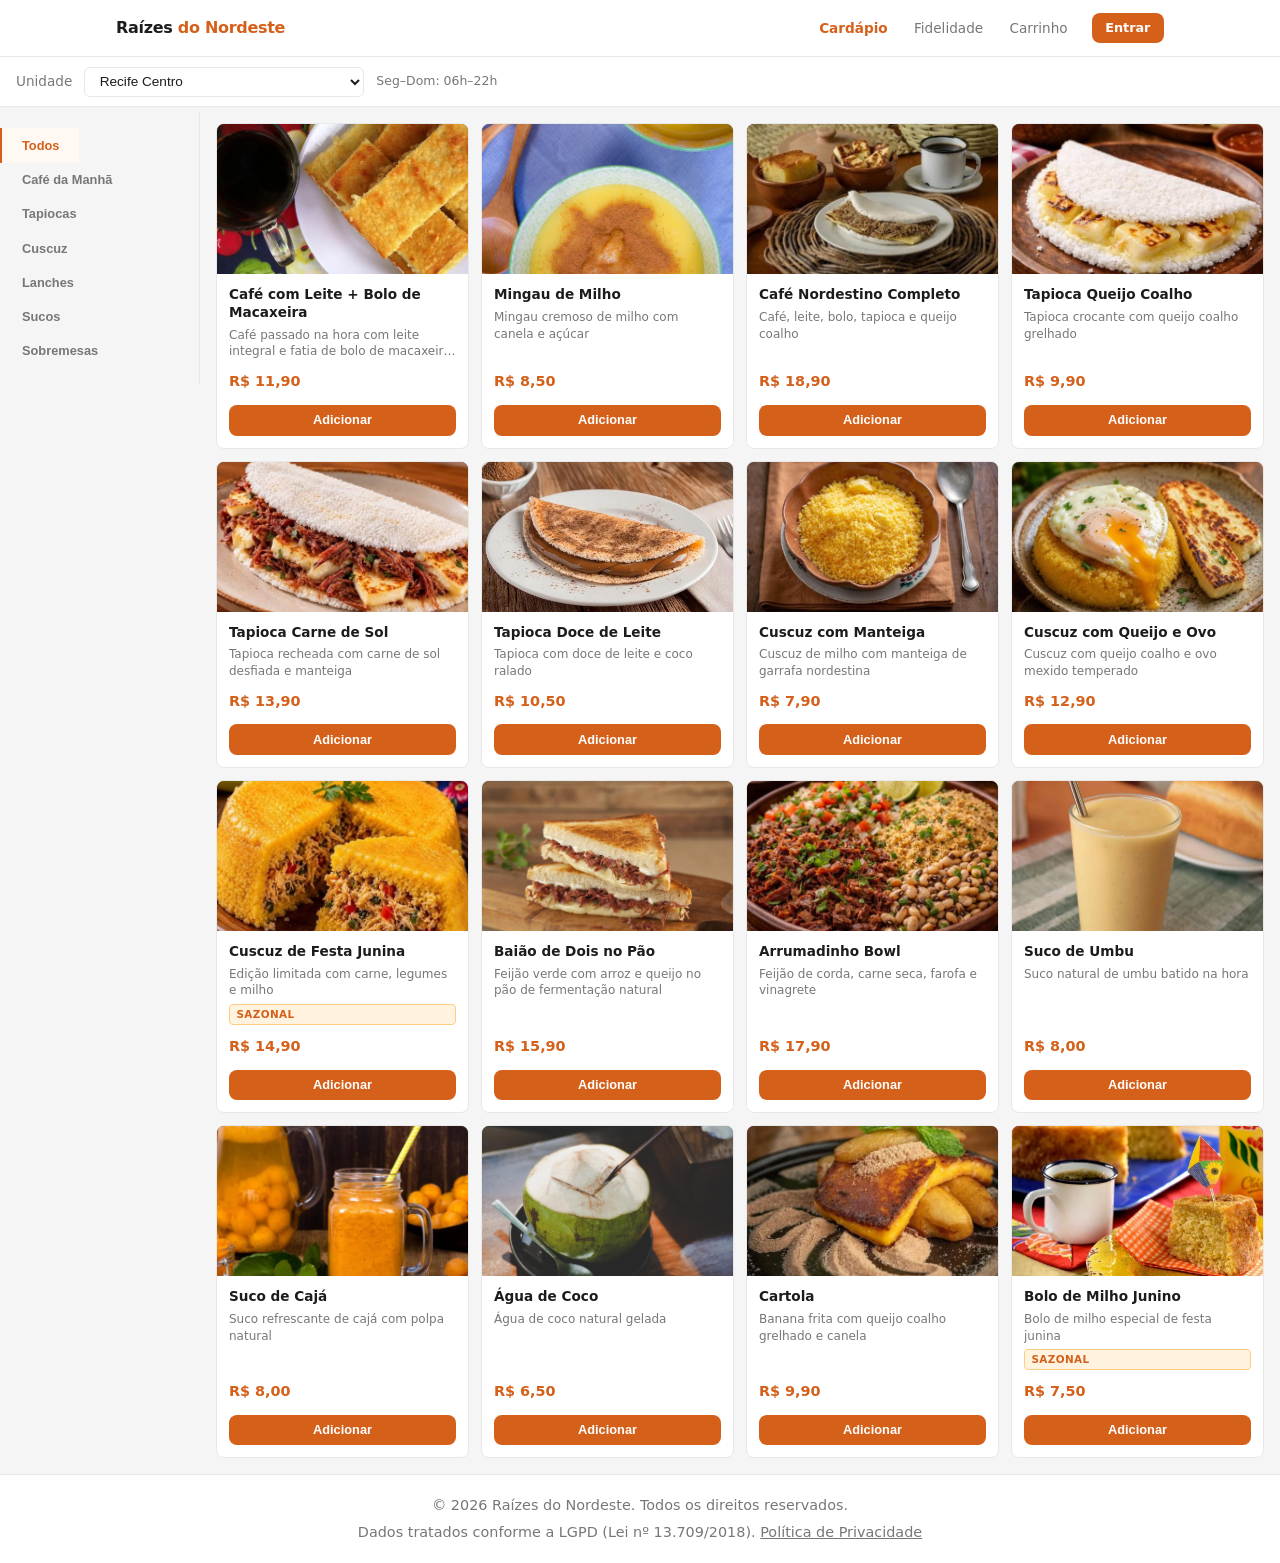
<file: menu.html>
<!DOCTYPE html>
<html lang="pt-BR">
<head>
  <meta charset="UTF-8">
  <meta name="viewport" content="width=device-width, initial-scale=1.0">
  <title>Cardápio — Raízes do Nordeste</title>
  <link rel="stylesheet" href="css/style.css">
</head>
<body>

  <div id="hd"></div>

  <div class="unit-bar">
    <label for="unit-sel">Unidade</label>
    <select id="unit-sel" onchange="onUnit()"></select>
    <span class="unit-hours" id="unit-hrs"></span>
  </div>

  <nav class="category-tabs" id="tabs"></nav>

  <div class="menu-layout">
    <aside class="menu-sidebar" id="sidebar"></aside>

    <main style="padding:1rem">
      <div class="product-grid" id="grid"></div>
      <div id="empty" class="empty-state" style="display:none">
        <h3>Sem produtos disponíveis</h3>
        <p>Tente outra unidade ou categoria.</p>
      </div>
    </main>
  </div>

  <div id="ft"></div>

  <script src="js/data.js"></script>
  <script src="js/app.js"></script>
  <script>
    document.getElementById('hd').innerHTML = mkHeader('menu');
    document.getElementById('ft').innerHTML = mkFooter();

    let cat = 'Todos', unit = 1;

    const sel = document.getElementById('unit-sel');
    units.forEach(u => {
      const o = document.createElement('option');
      o.value = u.id; o.textContent = u.name;
      sel.appendChild(o);
    });
    sel.value = '1';
    document.getElementById('unit-hrs').textContent = units[0].hours;

    function buildNav() {
      ['tabs','sidebar'].forEach(id => {
        document.getElementById(id).innerHTML = '';
        categories.forEach(c => {
          const btn = document.createElement('button');
          btn.className = 'cat-tab' + (c === cat ? ' active' : '');
          btn.textContent = c;
          btn.onclick = () => { cat = c; buildNav(); render(); };
          document.getElementById(id).appendChild(btn);
        });
      });
    }

    function onUnit() {
      unit = parseInt(sel.value) || null;
      const u = units.find(x => x.id === unit);
      document.getElementById('unit-hrs').textContent = u ? u.hours : '';
      render();
    }

    function render() {
      let list = products;
      if (unit) list = list.filter(p => p.units.includes(unit));
      if (cat !== 'Todos') list = list.filter(p => p.category === cat);

      const grid  = document.getElementById('grid');
      const empty = document.getElementById('empty');

      if (!list.length) { grid.innerHTML = ''; empty.style.display = ''; return; }
      empty.style.display = 'none';

      grid.innerHTML = list.map(p => `
        <div class="product-card">
          <div class="thumb" style="background:${p.color}">
            <img src="${p.img}" alt="${p.name}" class="thumb-img" onerror="this.style.display='none'">
            <span class="thumb-label">${p.category}</span>
          </div>
          <div class="product-body">
            <p class="product-name">${p.name}</p>
            <p class="product-desc">${p.description}</p>
            ${p.seasonal ? '<span class="tag-seasonal">Sazonal</span>' : ''}
            <p class="product-price">${fmtPrice(p.price)}</p>
          </div>
          <button class="btn btn-primary btn-sm btn-add" onclick="addItem(${p.id})">Adicionar</button>
        </div>`).join('');
    }

    buildNav();
    render();
  </script>
</body>
</html>
</file>
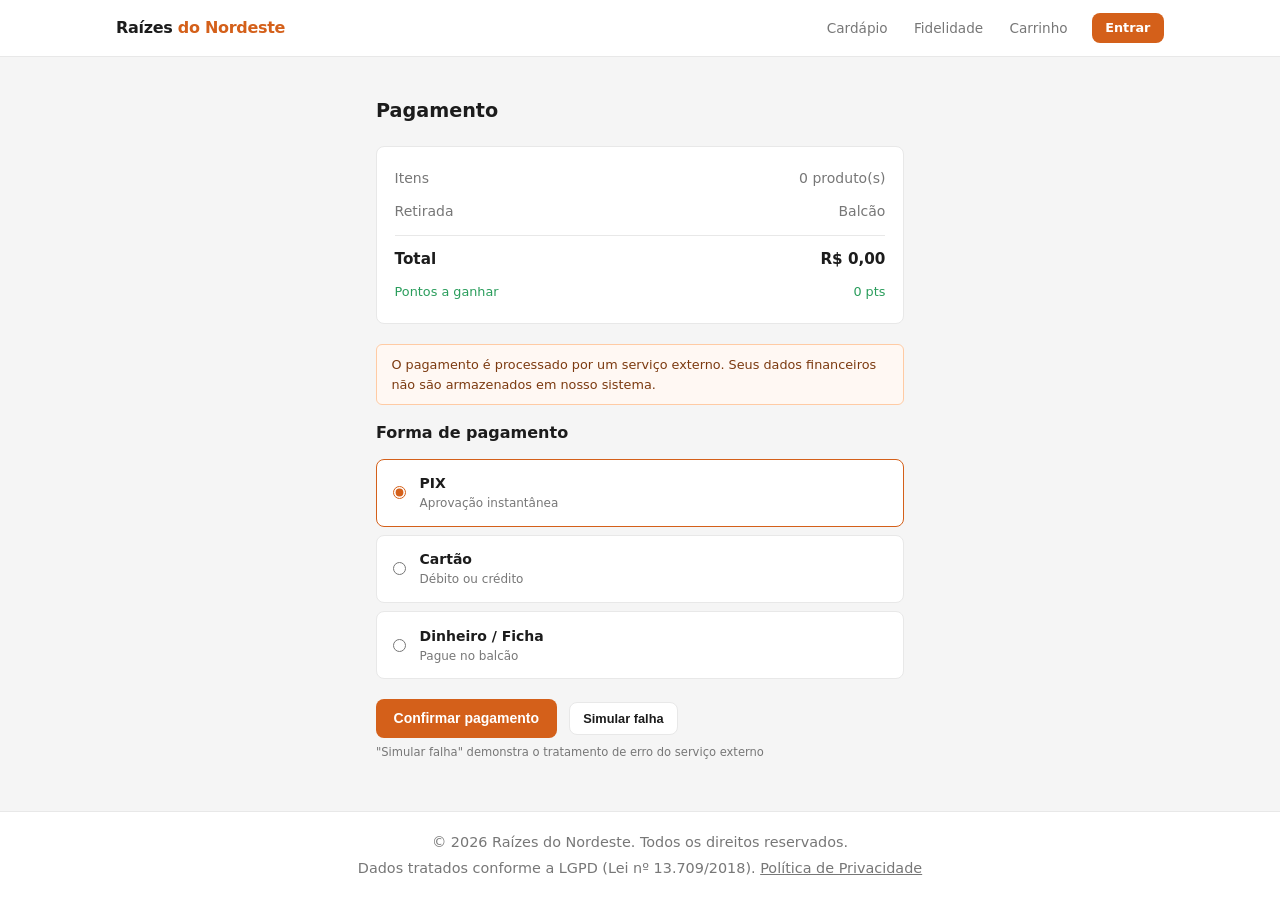
<file: payment.html>
<!DOCTYPE html>
<html lang="pt-BR">
<head>
  <meta charset="UTF-8">
  <meta name="viewport" content="width=device-width, initial-scale=1.0">
  <title>Pagamento — Raízes do Nordeste</title>
  <link rel="stylesheet" href="css/style.css">
</head>
<body>

  <div id="hd"></div>

  <main style="padding:1.25rem 0 3rem">
    <div class="container" style="max-width:560px">

      <div class="page-title" style="margin-bottom:1rem"><h1>Pagamento</h1></div>

      <div class="order-box" style="margin-bottom:1.25rem" id="summary"></div>

      <div id="step-method">
        <div class="info-notice">O pagamento é processado por um serviço externo. Seus dados financeiros não são armazenados em nosso sistema.</div>
        <h3 style="margin-bottom:.85rem">Forma de pagamento</h3>
        <div id="methods"></div>
        <div style="display:flex;gap:.75rem;margin-top:1.25rem;flex-wrap:wrap">
          <button class="btn btn-primary" onclick="pay('ok')">Confirmar pagamento</button>
          <button class="btn btn-secondary btn-sm" onclick="pay('fail')" style="align-self:center">Simular falha</button>
        </div>
        <p style="font-size:.72rem;color:var(--muted);margin-top:.4rem">"Simular falha" demonstra o tratamento de erro do serviço externo</p>
      </div>

      <div id="step-proc" class="processing-block">
        <div class="spinner"></div>
        <p style="font-weight:600;margin-bottom:.35rem">Processando pagamento</p>
        <p style="font-size:.82rem;color:var(--muted)">Aguarde, não feche esta página</p>
      </div>

      <div id="step-result" class="result-block">
        <div class="result-icon" id="r-icon"></div>
        <h2 id="r-title" style="margin-bottom:.5rem"></h2>
        <p id="r-msg" style="color:var(--muted);margin-bottom:1.25rem"></p>
        <div id="r-actions"></div>
      </div>

    </div>
  </main>

  <div id="ft"></div>

  <script src="js/data.js"></script>
  <script src="js/app.js"></script>
  <script>
    document.getElementById('hd').innerHTML = mkHeader('');
    document.getElementById('ft').innerHTML = mkFooter();

    const cart = getCart();
    const dlv  = localStorage.getItem('rn_delivery') || 'pickup';

    document.getElementById('summary').innerHTML = `
      <div class="order-row"><span>Itens</span><span>${cart.reduce((s,i)=>s+i.qty,0)} produto(s)</span></div>
      <div class="order-row"><span>Retirada</span><span>${dlv==='totem'?'Totem':'Balcão'}</span></div>
      <div class="order-row total"><span>Total</span><span>${fmtPrice(total())}</span></div>
      <div class="order-row pts"><span>Pontos a ganhar</span><span>${pts()} pts</span></div>`;

    let chosen = 'pix';
    [{ id:'pix',label:'PIX',desc:'Aprovação instantânea'},
     { id:'card',label:'Cartão',desc:'Débito ou crédito'},
     { id:'cash',label:'Dinheiro / Ficha',desc:'Pague no balcão'}
    ].forEach(m => {
      const el = document.createElement('div');
      el.className = 'pay-option' + (m.id==='pix' ? ' active' : '');
      el.id = 'pm-' + m.id;
      el.innerHTML = `<input type="radio" name="pay" value="${m.id}" ${m.id==='pix'?'checked':''}>
        <div><p class="pay-label">${m.label}</p><p class="pay-desc">${m.desc}</p></div>`;
      el.onclick = () => {
        document.querySelectorAll('.pay-option').forEach(x => x.classList.remove('active'));
        el.classList.add('active');
        el.querySelector('input').checked = true;
        chosen = m.id;
      };
      document.getElementById('methods').appendChild(el);
    });

    function step(id) {
      ['step-method','step-proc','step-result'].forEach(s => {
        document.getElementById(s).style.display = s===id ? 'block' : 'none';
      });
    }

    function pay(outcome) {
      step('step-proc');
      setTimeout(() => {
        step('step-result');
        if (outcome === 'ok') {
          const p = pts();
          addPts(p);
          const num = Math.floor(Math.random()*9000)+1000;
          localStorage.setItem('rn_order', num);
          clearCart();
          document.getElementById('r-icon').textContent  = '✓';
          document.getElementById('r-icon').style.color  = 'var(--ok)';
          document.getElementById('r-title').textContent = 'Pagamento aprovado';
          document.getElementById('r-msg').textContent   = `Pedido #${num} confirmado. Você ganhou ${p} pontos.`;
          document.getElementById('r-actions').innerHTML = `<a href="tracking.html" class="btn btn-primary">Acompanhar pedido</a>`;
        } else {
          document.getElementById('r-icon').textContent  = '✕';
          document.getElementById('r-icon').style.color  = 'var(--err)';
          document.getElementById('r-title').textContent = 'Pagamento não aprovado';
          document.getElementById('r-msg').textContent   = 'O serviço externo retornou uma negativa. Tente novamente ou escolha outro método.';
          document.getElementById('r-actions').innerHTML = `
            <button class="btn btn-primary" onclick="step('step-method')">Tentar novamente</button>
            <a href="cart.html" class="btn btn-secondary" style="margin-left:.5rem">Voltar ao carrinho</a>`;
        }
      }, 2000);
    }

    step('step-method');
  </script>
</body>
</html>
</file>
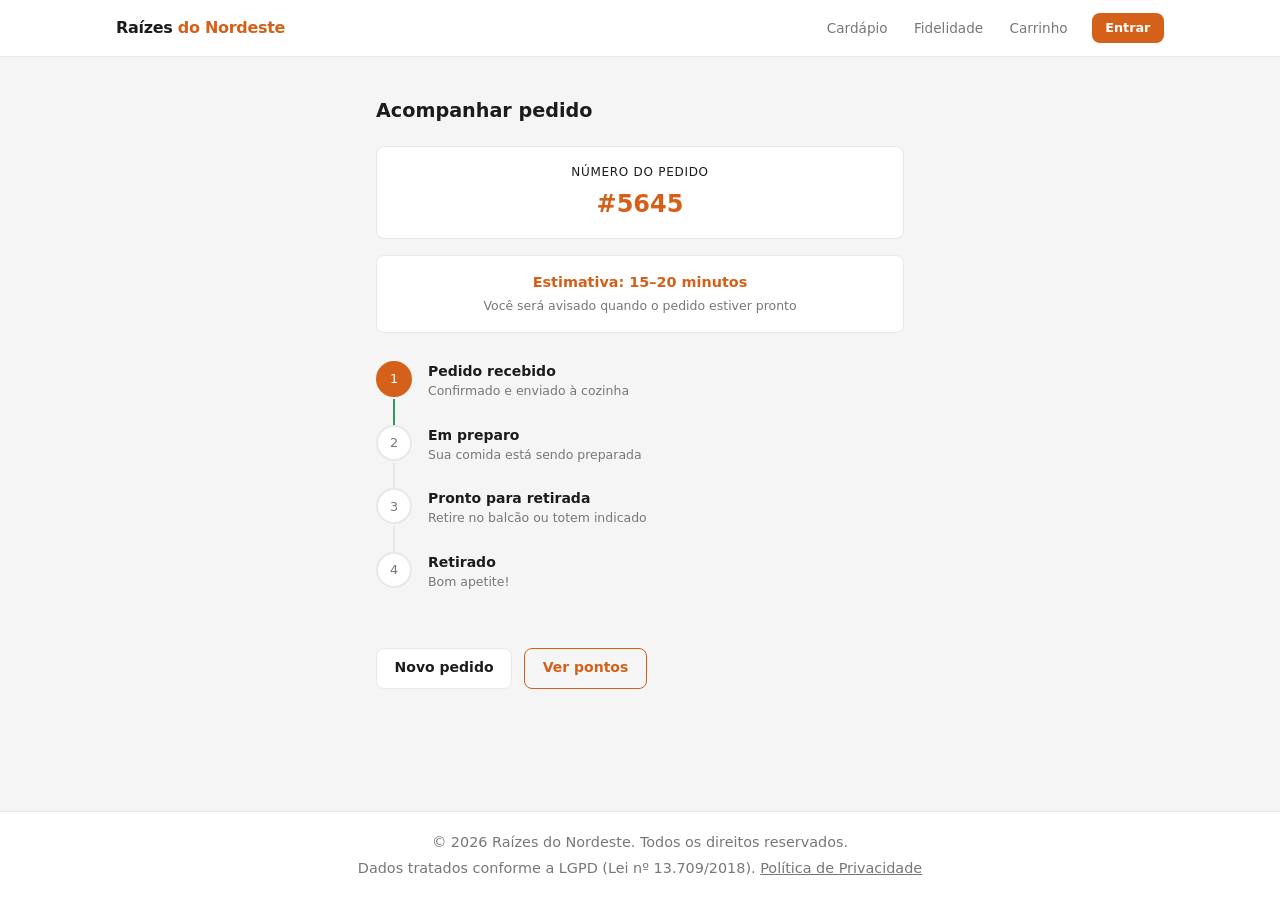
<file: tracking.html>
<!DOCTYPE html>
<html lang="pt-BR">
<head>
  <meta charset="UTF-8">
  <meta name="viewport" content="width=device-width, initial-scale=1.0">
  <title>Acompanhar Pedido — Raízes do Nordeste</title>
  <link rel="stylesheet" href="css/style.css">
</head>
<body>

  <div id="header-ph"></div>

  <main style="padding:1.25rem 0 3rem">
    <div class="container" style="max-width:560px">

      <div class="page-title" style="margin-bottom:1rem">
        <h1>Acompanhar pedido</h1>
      </div>

      <!-- Número do pedido -->
      <div class="order-badge">
        <p style="font-size:0.75rem;text-transform:uppercase;letter-spacing:0.06em;color:var(--text-muted);margin-bottom:0.3rem">Número do pedido</p>
        <p class="num" id="order-num">#----</p>
      </div>

      <!-- Estimativa -->
      <div class="order-box" style="text-align:center;margin-bottom:1.25rem">
        <p id="eta" style="font-weight:600;color:var(--pri)">Estimativa: 15–20 minutos</p>
        <p style="font-size:0.78rem;color:var(--muted);margin-top:0.25rem">Você será avisado quando o pedido estiver pronto</p>
      </div>

      <!-- Timeline -->
      <div class="timeline" id="timeline"></div>

      <div style="display:flex;gap:0.75rem;flex-wrap:wrap;margin-top:1.5rem">
        <a href="menu.html" class="btn btn-secondary">Novo pedido</a>
        <a href="loyalty.html" class="btn btn-outline">Ver pontos</a>
      </div>

    </div>
  </main>

  <div id="footer-ph"></div>

  <script src="js/data.js"></script>
  <script src="js/app.js"></script>
  <script>
    document.getElementById('header-ph').innerHTML = mkHeader('');
    document.getElementById('footer-ph').innerHTML  = mkFooter();

    const orderNum = localStorage.getItem('rn_order') || (Math.floor(Math.random()*9000)+1000);
    document.getElementById('order-num').textContent = '#' + orderNum;

    const steps = [
      { label:'Pedido recebido',     desc:'Confirmado e enviado à cozinha' },
      { label:'Em preparo',          desc:'Sua comida está sendo preparada' },
      { label:'Pronto para retirada', desc:'Retire no balcão ou totem indicado' },
      { label:'Retirado',            desc:'Bom apetite!' },
    ];

    let current = 0;
    const tl = document.getElementById('timeline');

    function renderTimeline() {
      tl.innerHTML = steps.map((s, i) => {
        let cls = '';
        if (i < current)  cls = 'done';
        if (i === current) cls = 'done active';
        return `
          <div class="tl-step ${cls}">
            <div class="tl-dot">${i < current ? '✓' : i + 1}</div>
            <div class="tl-info">
              <h3>${s.label}</h3>
              <p>${s.desc}</p>
            </div>
          </div>
        `;
      }).join('');
    }

    renderTimeline();

    const iv = setInterval(() => {
      if (current < steps.length - 1) {
        current++;
        renderTimeline();
        if (current === steps.length - 1) {
          document.getElementById('eta').textContent = 'Pedido retirado com sucesso!';
          document.getElementById('eta').style.color = 'var(--ok)';
          clearInterval(iv);
        }
      }
    }, 4000);
  </script>
</body>
</html>
</file>
<file: css/style.css>
/* Raízes do Nordeste — Mobile-first | 768px | 1024px */

:root {
  --pri:     #D4601A;
  --pdark:   #B8500F;
  --bg:      #F5F5F5;
  --surface: #FFFFFF;
  --text:    #1C1C1C;
  --muted:   #777777;
  --line:    #E8E8E8;
  --ok:      #2A9D5C;
  --err:     #D93025;
  --r:       8px;
  --sh:      0 1px 4px rgba(0,0,0,0.08);
  --ease:    0.18s ease;
}

*, *::before, *::after { box-sizing: border-box; margin: 0; padding: 0; }
html  { font-size: 16px; scroll-behavior: smooth; }
body  {
  font-family: 'Segoe UI', system-ui, -apple-system, sans-serif;
  background: var(--bg);
  color: var(--text);
  line-height: 1.5;
  min-height: 100vh;
  display: flex;
  flex-direction: column;
}
a   { color: inherit; text-decoration: none; }
img { max-width: 100%; display: block; }
main { flex: 1; }

h1 { font-size: 1.5rem;  font-weight: 700; }
h2 { font-size: 1.15rem; font-weight: 700; }
h3 { font-size: 1rem;    font-weight: 600; }
p  { font-size: 0.9rem; }

.container { width: 100%; max-width: 1080px; margin: 0 auto; padding: 0 1rem; }

/* Botões */
.btn {
  display: inline-block;
  padding: 0.6rem 1.1rem;
  border: none;
  border-radius: var(--r);
  font-size: 0.875rem;
  font-weight: 600;
  cursor: pointer;
  transition: background var(--ease), opacity var(--ease);
  text-align: center;
  line-height: 1.4;
}
.btn:active { opacity: 0.85; }

.btn-p  { background: var(--pri);  color: #fff; }
.btn-p:hover { background: var(--pdark); }

.btn-s { background: #fff; color: var(--text); border: 1.5px solid var(--line); }
.btn-s:hover { border-color: #bbb; }

.btn-o { background: transparent; border: 1.5px solid var(--pri); color: var(--pri); }
.btn-o:hover { background: var(--pri); color: #fff; }

/* aliases descritivos (mantidos para legibilidade nos htmls) */
.btn-primary   { background: var(--pri);  color: #fff; }
.btn-primary:hover { background: var(--pdark); }
.btn-secondary { background: #fff; color: var(--text); border: 1.5px solid var(--line); }
.btn-secondary:hover { border-color: #bbb; }
.btn-outline   { background: transparent; border: 1.5px solid var(--pri); color: var(--pri); }
.btn-outline:hover { background: var(--pri); color: #fff; }

.btn-sm    { padding: 0.4rem 0.85rem; font-size: 0.8rem; }
.btn-block { display: block; width: 100%; }
.btn:disabled { opacity: 0.45; cursor: not-allowed; }

/* Header */
header {
  background: #fff;
  border-bottom: 1px solid var(--line);
  position: sticky;
  top: 0;
  z-index: 100;
}
.header-inner {
  display: flex;
  align-items: center;
  justify-content: space-between;
  padding: 0 1rem;
  height: 56px;
  gap: 1rem;
}
.logo { font-size: 1rem; font-weight: 800; color: var(--text); letter-spacing: -0.3px; }
.logo span { color: var(--pri); }

nav { display: flex; align-items: center; gap: 0.25rem; }
nav a {
  color: var(--muted);
  font-size: 0.85rem;
  font-weight: 500;
  padding: 0.4rem 0.7rem;
  border-radius: 6px;
  transition: color var(--ease), background var(--ease);
  white-space: nowrap;
}
nav a:hover  { color: var(--text); background: var(--bg); }
nav a.active { color: var(--pri); font-weight: 600; }

.nav-cart { position: relative; display: flex; align-items: center; gap: 0.3rem; padding: 0.4rem 0.7rem; }
.cart-dot {
  position: absolute;
  top: 4px; right: 4px;
  width: 8px; height: 8px;
  background: var(--pri);
  border-radius: 50%;
  display: none;
}
.cart-dot.visible { display: block; }

/* Hero */
.hero { background: var(--text); color: #fff; padding: 2.5rem 1rem; }
.hero-inner { max-width: 540px; }
.hero h1 { font-size: 1.75rem; margin-bottom: 0.5rem; }
.hero p   { color: rgba(255,255,255,0.7); margin-bottom: 1.5rem; font-size: 0.95rem; }
.hero-btns { display: flex; gap: 0.75rem; flex-wrap: wrap; }

.section { padding: 1.5rem 0; }
.section-heading {
  font-size: 0.75rem;
  font-weight: 700;
  letter-spacing: 0.08em;
  text-transform: uppercase;
  color: var(--muted);
  margin-bottom: 0.85rem;
}

/* Cards de produto */
.product-grid {
  display: grid;
  grid-template-columns: 1fr 1fr;
  gap: 0.75rem;
}

.product-card {
  background: var(--surface);
  border: 1px solid var(--line);
  border-radius: var(--r);
  overflow: hidden;
  display: flex;
  flex-direction: column;
  cursor: pointer;
  transition: box-shadow var(--ease);
}
.product-card:hover { box-shadow: var(--sh); }

/* Área da imagem do produto */
.thumb {
  position: relative;
  height: 110px;
  overflow: hidden;
  display: flex;
  align-items: center;
  justify-content: center;
}

.thumb-img {
  position: absolute;
  inset: 0;
  width: 100%;
  height: 100%;
  object-fit: cover;
  display: block;
  transition: opacity 0.3s;
}

/* Label de categoria (visível somente quando não há imagem) */
.thumb-label {
  font-size: 0.65rem;
  font-weight: 600;
  letter-spacing: 0.06em;
  text-transform: uppercase;
  color: rgba(255,255,255,0.55);
  position: relative;
  z-index: 1;
  pointer-events: none;
}

/* Quando imagem está presente, esconde o label */
.thumb-img[src]:not([src=""]) ~ .thumb-label { display: none; }

.product-body {
  padding: 0.75rem;
  flex: 1;
  display: flex;
  flex-direction: column;
  gap: 0.3rem;
}
.product-name  { font-size: 0.85rem; font-weight: 600; line-height: 1.3; }
.product-desc  { font-size: 0.75rem; color: var(--muted); line-height: 1.4; display: -webkit-box; -webkit-line-clamp: 2; -webkit-box-orient: vertical; overflow: hidden; }
.product-price { font-size: 0.9rem; font-weight: 700; color: var(--pri); margin-top: auto; padding-top: 0.4rem; }

.tag-seasonal {
  display: inline-block;
  font-size: 0.65rem;
  font-weight: 700;
  letter-spacing: 0.04em;
  text-transform: uppercase;
  background: #FFF3E0;
  color: var(--pri);
  border: 1px solid #FFCC80;
  border-radius: 4px;
  padding: 0.1rem 0.4rem;
}

.product-card .btn-add {
  margin: 0 0.75rem 0.75rem;
  width: calc(100% - 1.5rem);
}

/* Tabs de categoria */
.category-tabs {
  display: flex;
  overflow-x: auto;
  border-bottom: 1px solid var(--line);
  background: #fff;
  position: sticky;
  top: 56px;
  z-index: 90;
}
.category-tabs::-webkit-scrollbar { display: none; }

.cat-tab {
  flex-shrink: 0;
  padding: 0.75rem 1.1rem;
  font-size: 0.8rem;
  font-weight: 600;
  color: var(--muted);
  background: none;
  border: none;
  border-bottom: 2px solid transparent;
  cursor: pointer;
  transition: color var(--ease), border-color var(--ease);
  white-space: nowrap;
}
.cat-tab:hover  { color: var(--text); }
.cat-tab.active { color: var(--pri); border-bottom-color: var(--pri); }

/* Seletor de unidade */
.unit-bar {
  background: #fff;
  border-bottom: 1px solid var(--line);
  padding: 0.6rem 1rem;
  display: flex;
  align-items: center;
  gap: 0.75rem;
  font-size: 0.85rem;
}
.unit-bar label  { color: var(--muted); white-space: nowrap; font-weight: 500; }
.unit-bar select {
  flex: 1;
  border: 1px solid var(--line);
  border-radius: 6px;
  padding: 0.35rem 0.65rem;
  font-size: 0.85rem;
  background: #fff;
  color: var(--text);
  max-width: 280px;
}
.unit-bar select:focus { outline: none; border-color: var(--pri); }
.unit-hours { font-size: 0.78rem; color: var(--muted); }

/* Promoções */
.promo-list { display: flex; flex-direction: column; gap: 0.6rem; }
.promo-item {
  background: #fff;
  border: 1px solid var(--line);
  border-left: 3px solid var(--pri);
  border-radius: var(--r);
  padding: 0.75rem 1rem;
  display: flex;
  justify-content: space-between;
  align-items: center;
  gap: 0.5rem;
}
.promo-text h3 { font-size: 0.875rem; }
.promo-text p  { font-size: 0.78rem; color: var(--muted); }
.promo-tag {
  font-size: 0.7rem;
  font-weight: 700;
  background: var(--pri);
  color: #fff;
  border-radius: 4px;
  padding: 0.2rem 0.5rem;
  white-space: nowrap;
}

/* Formulários */
.form-wrap {
  max-width: 420px;
  margin: 2rem auto;
  background: #fff;
  border: 1px solid var(--line);
  border-radius: var(--r);
  padding: 1.75rem 1.5rem;
}
.form-title { font-size: 1.1rem; margin-bottom: 1.25rem; }

.tab-switch {
  display: flex;
  border: 1px solid var(--line);
  border-radius: 6px;
  overflow: hidden;
  margin-bottom: 1.25rem;
}
.tab-switch button {
  flex: 1;
  padding: 0.5rem;
  border: none;
  background: #fff;
  font-size: 0.85rem;
  font-weight: 600;
  color: var(--muted);
  cursor: pointer;
  transition: background var(--ease), color var(--ease);
}
.tab-switch button.active { background: var(--pri); color: #fff; }

.form-group { margin-bottom: 1rem; }
.form-group label {
  display: block;
  font-size: 0.8rem;
  font-weight: 600;
  color: var(--muted);
  margin-bottom: 0.35rem;
  text-transform: uppercase;
  letter-spacing: 0.04em;
}
.form-group input,
.form-group select {
  width: 100%;
  padding: 0.6rem 0.85rem;
  border: 1px solid var(--line);
  border-radius: 6px;
  font-size: 0.9rem;
  color: var(--text);
  background: #fff;
  transition: border-color var(--ease);
}
.form-group input:focus,
.form-group select:focus { outline: none; border-color: var(--pri); }

/* LGPD */
.lgpd-notice {
  background: #FAFAFA;
  border: 1px solid var(--line);
  border-radius: 6px;
  padding: 0.85rem;
  font-size: 0.78rem;
  color: var(--muted);
  line-height: 1.6;
  margin-bottom: 0.85rem;
}
.lgpd-notice strong { color: var(--text); }

.check-label {
  display: flex;
  align-items: flex-start;
  gap: 0.5rem;
  font-size: 0.82rem;
  color: var(--text);
  cursor: pointer;
  margin-bottom: 0.75rem;
}
.check-label input[type="checkbox"] {
  width: auto;
  margin-top: 2px;
  accent-color: var(--pri);
  flex-shrink: 0;
}

/* Carrinho */
.cart-item {
  background: #fff;
  border: 1px solid var(--line);
  border-radius: var(--r);
  padding: 0.85rem 1rem;
  display: flex;
  align-items: center;
  gap: 0.85rem;
  margin-bottom: 0.5rem;
}
.cart-thumb {
  width: 52px; height: 52px;
  border-radius: 6px;
  flex-shrink: 0;
  overflow: hidden;
  position: relative;
}
.cart-thumb-img {
  width: 100%;
  height: 100%;
  object-fit: cover;
  display: block;
}
.cart-item-info { flex: 1; }
.cart-item-name  { font-size: 0.875rem; font-weight: 600; }
.cart-item-price { font-size: 0.8rem; color: var(--muted); }

.qty-controls { display: flex; align-items: center; gap: 0.5rem; }
.qty-btn {
  width: 26px; height: 26px;
  border: 1px solid var(--line);
  border-radius: 50%;
  background: #fff;
  font-size: 0.95rem;
  font-weight: 700;
  cursor: pointer;
  display: flex; align-items: center; justify-content: center;
  transition: border-color var(--ease);
}
.qty-btn:hover { border-color: var(--pri); color: var(--pri); }
.qty-val { font-size: 0.9rem; font-weight: 600; min-width: 1.25rem; text-align: center; }

.order-box {
  background: #fff;
  border: 1px solid var(--line);
  border-radius: var(--r);
  padding: 1rem 1.1rem;
  margin-top: 1rem;
}
.order-row {
  display: flex;
  justify-content: space-between;
  font-size: 0.875rem;
  padding: 0.35rem 0;
  color: var(--muted);
}
.order-row.total {
  border-top: 1px solid var(--line);
  margin-top: 0.5rem;
  padding-top: 0.75rem;
  color: var(--text);
  font-weight: 700;
  font-size: 0.95rem;
}
.order-row.pts { color: var(--ok); font-size: 0.8rem; }

/* Pagamento */
.pay-option {
  display: flex;
  align-items: center;
  gap: 0.85rem;
  background: #fff;
  border: 1.5px solid var(--line);
  border-radius: var(--r);
  padding: 0.85rem 1rem;
  cursor: pointer;
  margin-bottom: 0.5rem;
  transition: border-color var(--ease);
}
.pay-option.active { border-color: var(--pri); }
.pay-option input[type="radio"] { accent-color: var(--pri); }
.pay-label { font-size: 0.875rem; font-weight: 600; }
.pay-desc  { font-size: 0.75rem; color: var(--muted); }

.processing-block { text-align: center; padding: 3rem 1rem; display: none; }
.spinner {
  width: 40px; height: 40px;
  border: 3px solid var(--line);
  border-top-color: var(--pri);
  border-radius: 50%;
  animation: spin 0.75s linear infinite;
  margin: 0 auto 1rem;
}
@keyframes spin { to { transform: rotate(360deg); } }

.result-block { text-align: center; padding: 2.5rem 1rem; display: none; }
.result-icon  { font-size: 2.5rem; margin-bottom: 0.75rem; }

/* Tracking */
.order-badge {
  background: #fff;
  border: 1px solid var(--line);
  border-radius: var(--r);
  padding: 1rem;
  text-align: center;
  margin: 1rem 0;
}
.order-badge .num { font-size: 1.5rem; font-weight: 800; color: var(--pri); }

.timeline { padding: 0.5rem 0; }
.tl-step {
  display: flex;
  gap: 1rem;
  margin-bottom: 1.5rem;
  position: relative;
}
.tl-step:not(:last-child)::before {
  content: '';
  position: absolute;
  left: 17px; top: 38px;
  width: 2px;
  height: calc(100% + 0.25rem);
  background: var(--line);
}
.tl-step.done::before { background: var(--ok); }

.tl-dot {
  width: 36px; height: 36px;
  border-radius: 50%;
  border: 2px solid var(--line);
  background: #fff;
  display: flex; align-items: center; justify-content: center;
  flex-shrink: 0;
  font-size: 0.8rem;
  color: var(--muted);
  transition: all 0.3s ease;
}
.tl-step.done   .tl-dot { background: var(--ok);  border-color: var(--ok);  color: #fff; }
.tl-step.active .tl-dot { background: var(--pri); border-color: var(--pri); color: #fff; animation: pulse 1.4s infinite; }
@keyframes pulse { 0%,100%{box-shadow:0 0 0 0 rgba(212,96,26,.3)} 50%{box-shadow:0 0 0 7px rgba(212,96,26,0)} }

.tl-info h3 { font-size: 0.875rem; }
.tl-info p  { font-size: 0.78rem; color: var(--muted); }

/* Fidelidade */
.loyalty-header {
  background: var(--text);
  color: #fff;
  border-radius: var(--r);
  padding: 1.25rem;
  margin-bottom: 1.25rem;
  display: flex;
  justify-content: space-between;
  align-items: flex-start;
  flex-wrap: wrap;
  gap: 0.75rem;
}
.pts-big   { font-size: 2rem; font-weight: 800; color: var(--pri); }
.pts-label { font-size: 0.78rem; color: rgba(255,255,255,0.6); }
.pts-level { font-size: 0.8rem; color: rgba(255,255,255,0.8); margin-top: 0.2rem; }

.progress-bar  { background: rgba(255,255,255,0.15); border-radius: 999px; height: 6px; margin: 0.75rem 0 0.35rem; }
.progress-fill { height: 100%; background: var(--pri); border-radius: 999px; transition: width 0.8s ease; }

.reward-item {
  background: #fff;
  border: 1px solid var(--line);
  border-radius: var(--r);
  padding: 0.85rem 1rem;
  display: flex;
  align-items: center;
  gap: 0.85rem;
  margin-bottom: 0.5rem;
}
.reward-thumb {
  width: 40px; height: 40px;
  border-radius: 6px;
  background: var(--bg);
  border: 1px solid var(--line);
  display: flex; align-items: center; justify-content: center;
  font-size: 1.1rem;
  flex-shrink: 0;
}
.reward-name { font-size: 0.875rem; font-weight: 600; }
.reward-cost { font-size: 0.78rem; color: var(--muted); }

.history-row {
  display: flex;
  justify-content: space-between;
  align-items: center;
  padding: 0.65rem 0;
  border-bottom: 1px solid var(--line);
  font-size: 0.85rem;
}
.history-row:last-child { border-bottom: none; }
.history-desc { font-size: 0.78rem; color: var(--muted); }
.pts-pos { color: var(--ok);  font-weight: 700; }
.pts-neg { color: var(--err); font-weight: 700; }

/* Alertas */
.alert { padding: 0.65rem 0.9rem; border-radius: 6px; font-size: 0.85rem; margin-bottom: 0.85rem; }
.alert-error   { background: #FEF2F2; color: var(--err); border: 1px solid #FECACA; }
.alert-success { background: #F0FDF4; color: var(--ok);  border: 1px solid #BBF7D0; }
.alert-info    { background: #EFF6FF; color: #2563EB;    border: 1px solid #BFDBFE; }
.alert-warn    { background: #FFFBEB; color: #92400E;    border: 1px solid #FDE68A; }

/* Misc */
.empty-state { text-align: center; padding: 3rem 1rem; color: var(--muted); }
.empty-state h3 { margin-bottom: 0.5rem; color: var(--text); }

.page-title { padding: 1.25rem 0 0.25rem; }
.page-title h1 { font-size: 1.2rem; }
.page-title p  { font-size: 0.85rem; color: var(--muted); }

.info-notice {
  background: #FFF8F3;
  border: 1px solid #FFCBA4;
  border-radius: 6px;
  padding: 0.65rem 0.9rem;
  font-size: 0.8rem;
  color: #7C3A10;
  margin-bottom: 1rem;
}

/* Footer */
footer {
  background: #fff;
  border-top: 1px solid var(--line);
  padding: 1.25rem 1rem;
  font-size: 0.78rem;
  color: var(--muted);
  text-align: center;
}
.footer-lgpd { margin-top: 0.3rem; }

/* Diagramas / Testes */
.diagram-card {
  background: #fff;
  border: 1px solid var(--line);
  border-radius: var(--r);
  padding: 1.25rem;
  margin-bottom: 1.25rem;
  overflow-x: auto;
}
.diagram-card h2  { margin-bottom: 0.5rem; }
.diagram-card .sub { font-size: 0.82rem; color: var(--muted); margin-bottom: 1rem; }

.feature-block {
  background: #FAFAFA;
  border-left: 3px solid var(--pri);
  border-radius: 0 6px 6px 0;
  padding: 0.85rem 1rem;
  font-size: 0.82rem;
  line-height: 1.75;
}

/* ── 768px ── */
@media (min-width: 768px) {
  h1 { font-size: 1.85rem; }
  .hero { padding: 3.5rem 1rem; }
  .hero h1 { font-size: 2.25rem; }
  .product-grid  { grid-template-columns: repeat(3, 1fr); }
  .promo-list    { flex-direction: row; }
  .promo-item    { flex: 1; }
  .form-wrap     { padding: 2rem; }
  .thumb         { height: 130px; }
}

/* ── 1024px ── */
@media (min-width: 1024px) {
  .product-grid { grid-template-columns: repeat(4, 1fr); }
  .thumb        { height: 150px; }

  .cart-layout {
    display: grid;
    grid-template-columns: 1fr 340px;
    gap: 1.5rem;
    align-items: start;
  }

  .menu-layout { display: grid; grid-template-columns: 200px 1fr; align-items: start; }
  .menu-sidebar {
    position: sticky;
    top: 112px;
    padding: 1rem 0;
    border-right: 1px solid var(--line);
    display: block;
  }
  .menu-sidebar .cat-tab {
    display: block;
    text-align: left;
    border-bottom: none;
    border-left: 2px solid transparent;
    border-radius: 0;
    padding: 0.6rem 1.25rem;
  }
  .menu-sidebar .cat-tab.active {
    border-left-color: var(--pri);
    border-bottom-color: transparent;
    background: #FFF8F3;
  }
  .category-tabs { display: none; }
}
</file>
